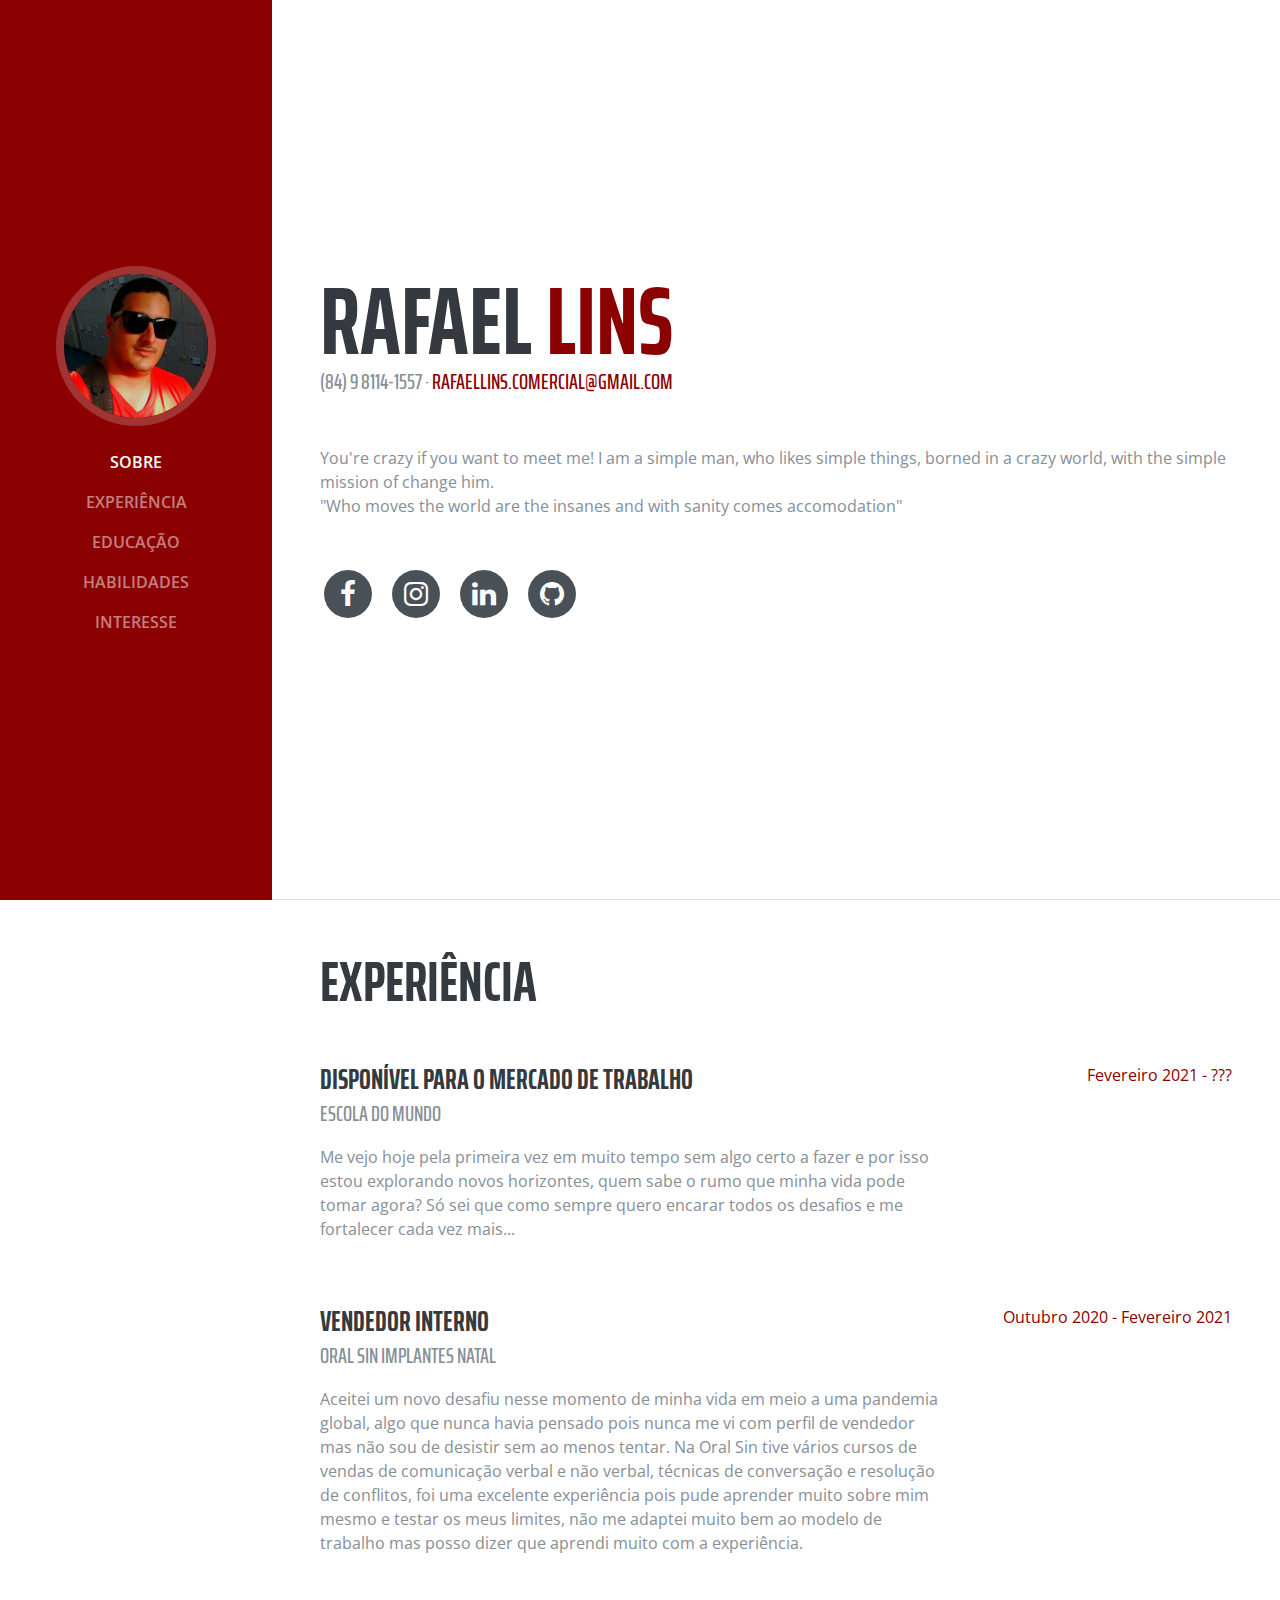
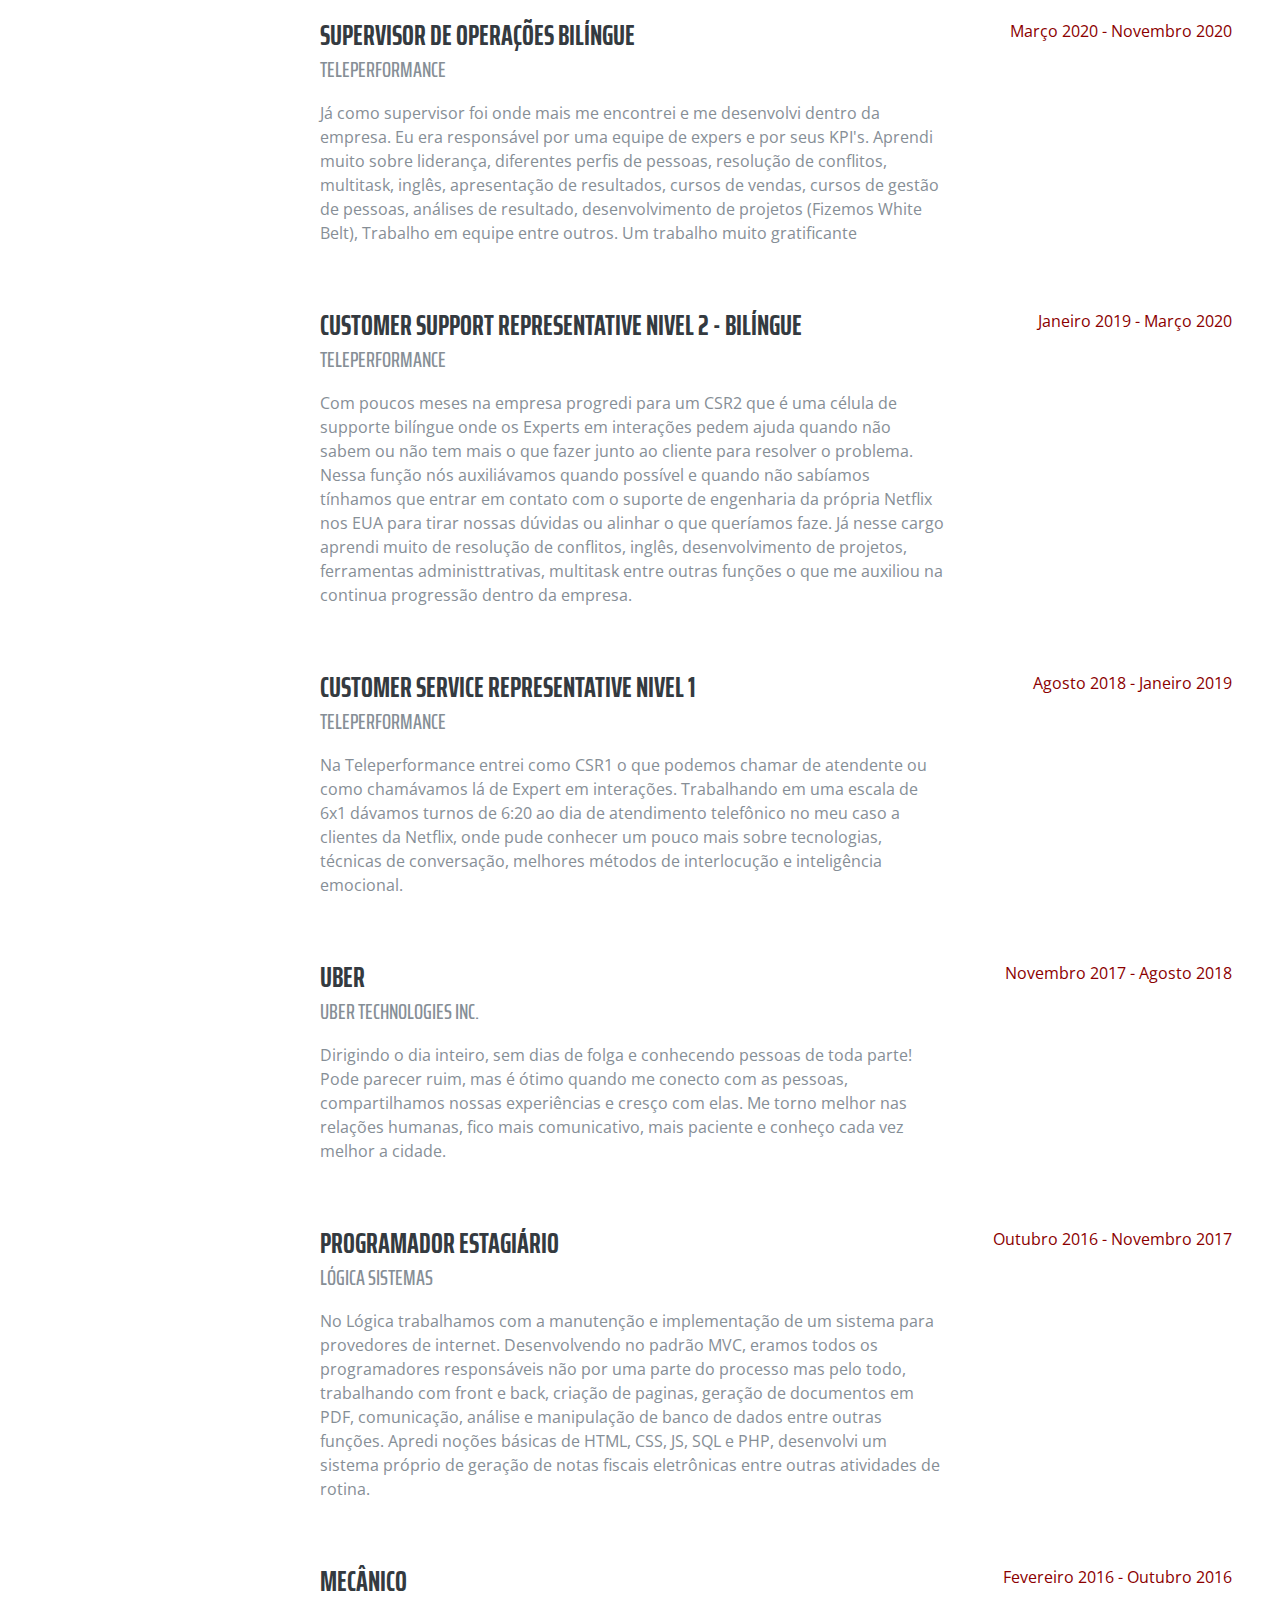
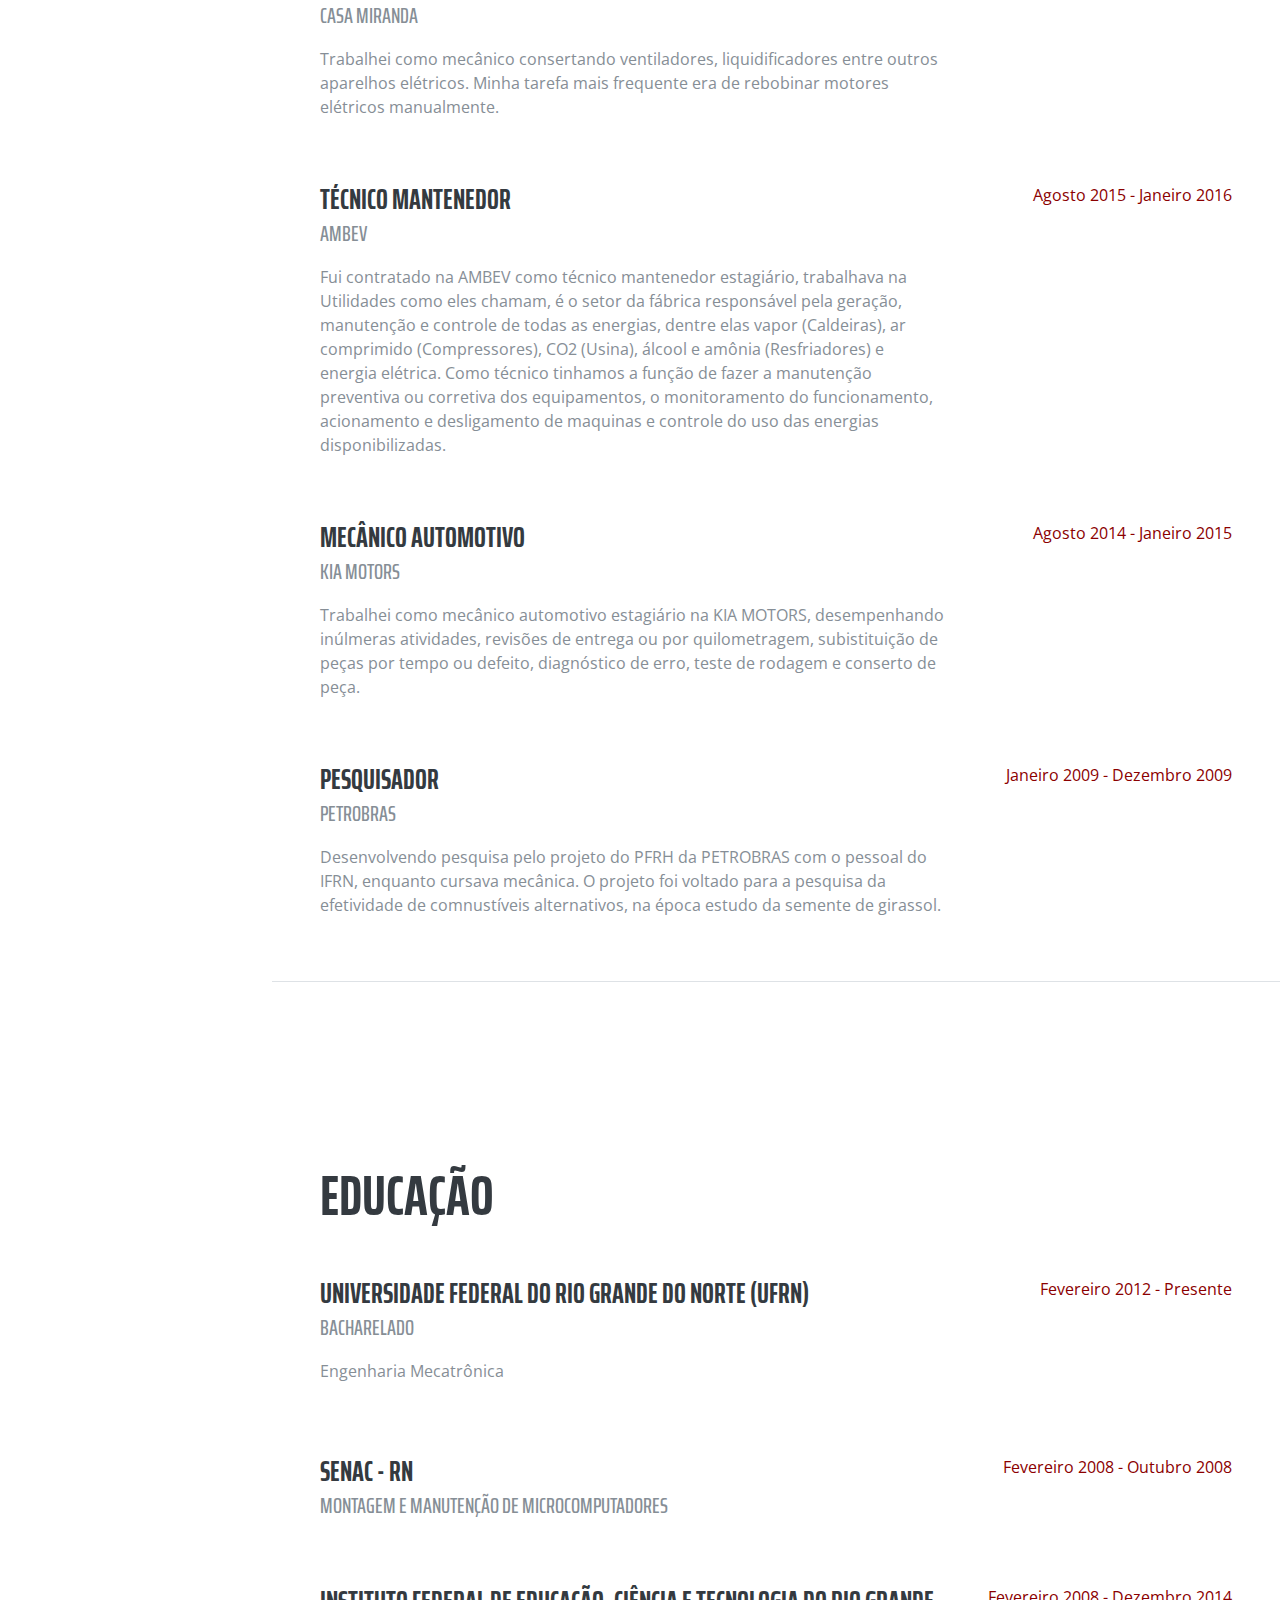
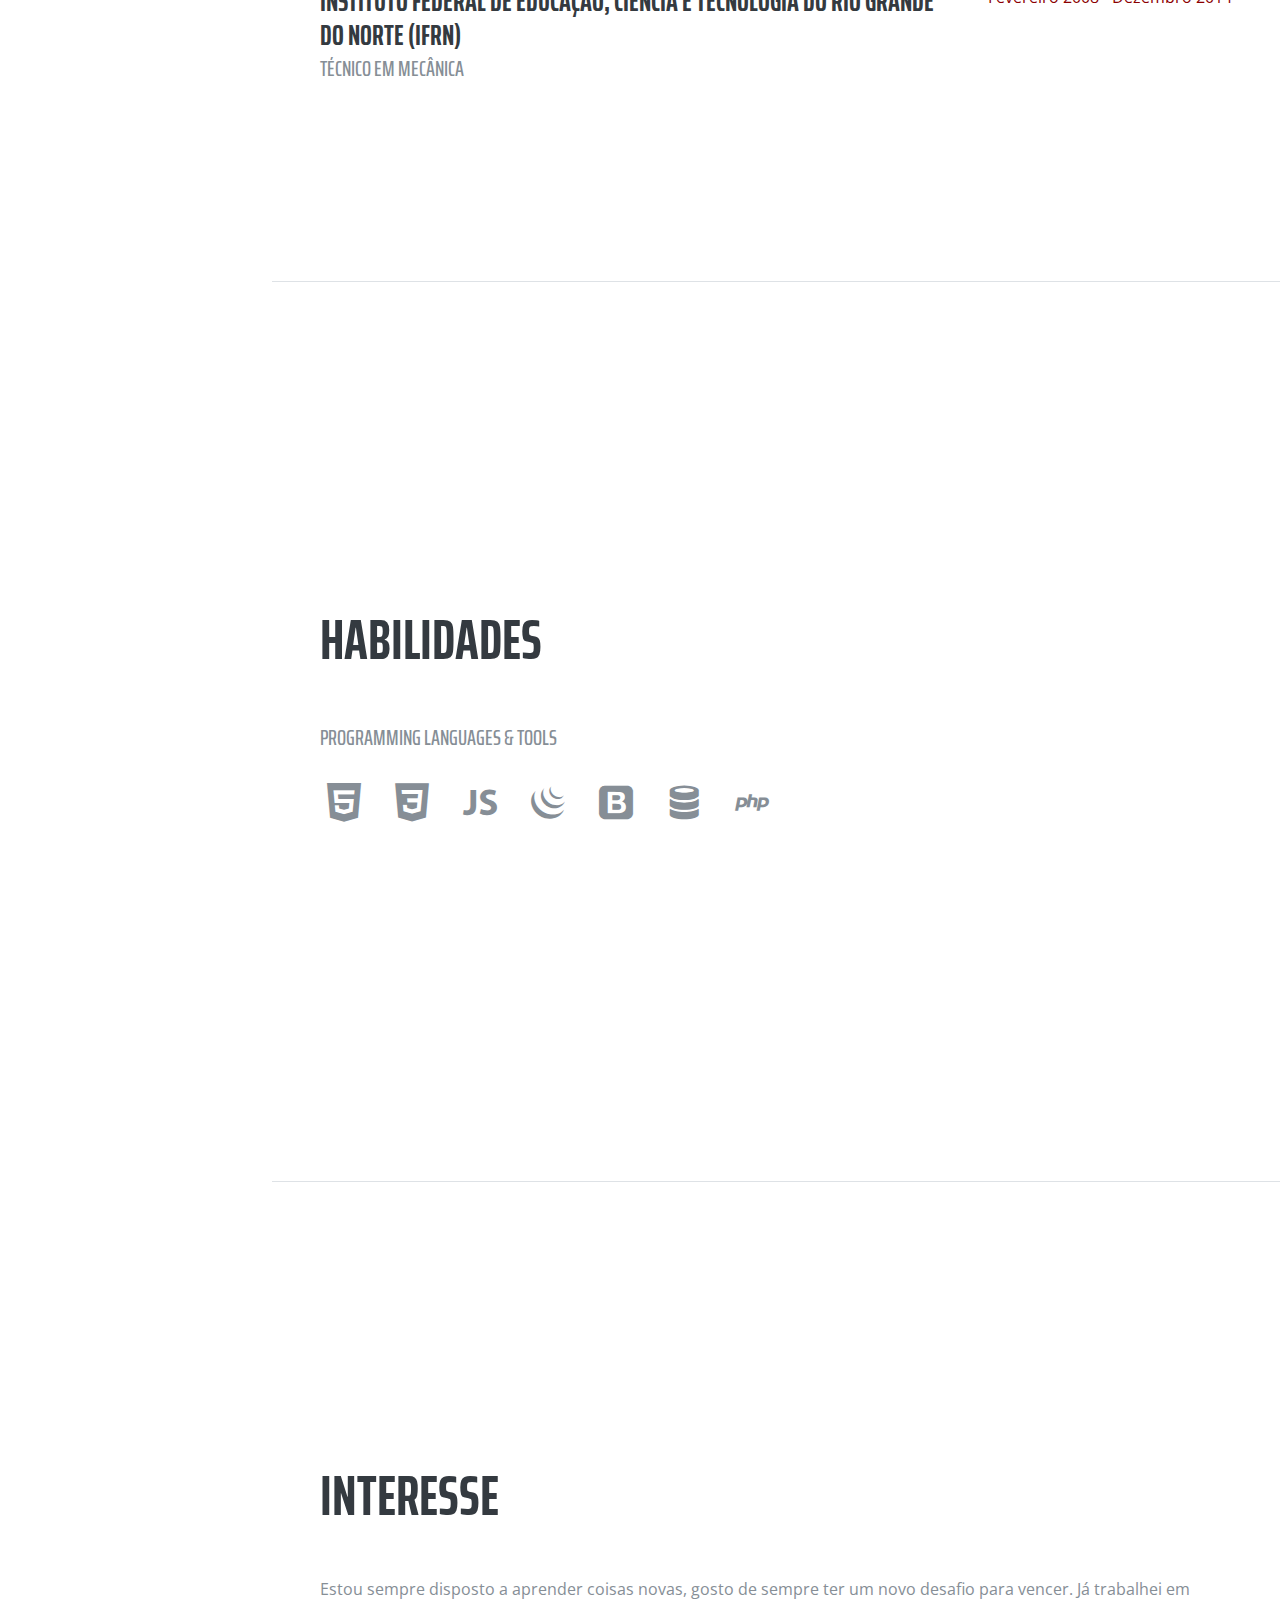
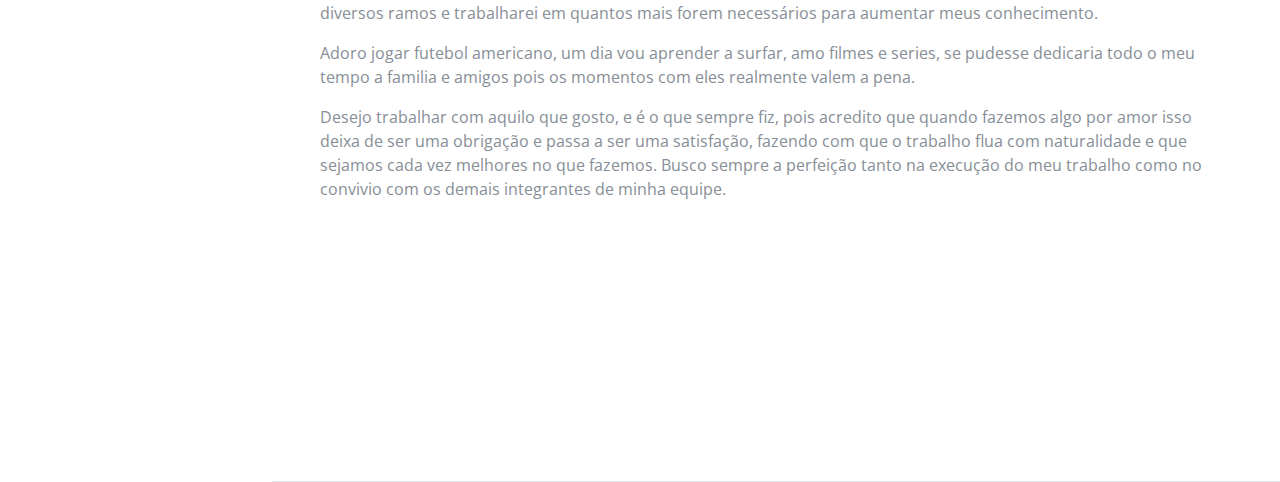
<file: index.html>
<!DOCTYPE html>
<html lang="en">

  <head>

    <meta charset="utf-8">
    <meta name="viewport" content="width=device-width, initial-scale=1, shrink-to-fit=no">
    <meta name="author" content="Rafael Lins Bezerra">

    <title>Rafael Lins - Personal Page</title>

    <!-- Bootstrap core CSS -->
    <link href="vendor/bootstrap/css/bootstrap.min.css" rel="stylesheet">

    <!-- Custom fonts for this template -->
    <link href="https://fonts.googleapis.com/css?family=Saira+Extra+Condensed:100,200,300,400,500,600,700,800,900" rel="stylesheet">
    <link href="https://fonts.googleapis.com/css?family=Open+Sans:300,300i,400,400i,600,600i,700,700i,800,800i" rel="stylesheet">
    <link href="vendor/font-awesome/css/font-awesome.min.css" rel="stylesheet">
    <link href="vendor/devicons/css/devicons.min.css" rel="stylesheet">
    <link href="vendor/simple-line-icons/css/simple-line-icons.css" rel="stylesheet">

    <!-- Custom styles for this template -->
    <link href="css/resume.min.css" rel="stylesheet">

  </head>

  <body id="page-top">

    <nav class="navbar navbar-expand-lg navbar-dark bg-primary fixed-top" id="sideNav">
      <a class="navbar-brand js-scroll-trigger" href="#page-top">
        <!-- <span class="d-block d-lg-none">Rafael Lins</span> Text to show in the small width -->
        <span class="d-none d-lg-block">
          <img class="img-fluid img-profile rounded-circle mx-auto mb-2" src="img/foto.jpg" alt="">
        </span>
      </a>
      <button class="navbar-toggler" type="button" data-toggle="collapse" data-target="#navbarSupportedContent" aria-controls="navbarSupportedContent" aria-expanded="false" aria-label="Toggle navigation">
        <span class="navbar-toggler-icon"></span>
      </button>
      <div class="collapse navbar-collapse" id="navbarSupportedContent">
        <ul class="navbar-nav">
          <li class="nav-item">
            <a class="nav-link js-scroll-trigger" href="#about">Sobre</a>
          </li>
          <li class="nav-item">
            <a class="nav-link js-scroll-trigger" href="#experience">Experiência</a>
          </li>
          <li class="nav-item">
            <a class="nav-link js-scroll-trigger" href="#education">Educação</a>
          </li>
          <li class="nav-item">
            <a class="nav-link js-scroll-trigger" href="#skills">Habilidades</a>
          </li>
          <li class="nav-item">
            <a class="nav-link js-scroll-trigger" href="#interests">Interesse</a>
          </li>
          <!-- <li class="nav-item">
            <a class="nav-link js-scroll-trigger" href="#awards">Links</a>
          </li> -->
        </ul>
      </div>
    </nav>

    <div class="container-fluid p-0">

      <section class="resume-section p-3 p-lg-5 d-flex d-column" id="about">
        <div class="my-auto">
          <h1 class="mb-0">Rafael 
            <span class="text-primary">Lins</span>
          </h1>
          <div class="subheading mb-5">(84) 9 8114-1557 ·
            <a href="mailto:rafaellins.comercial@gmail.com">rafaellins.comercial@gmail.com</a>
          </div>
          <p class="mb-5">You're crazy if you want to meet me! I am a simple man, who likes simple things, borned in a crazy world, with the simple mission of change him. <br>"Who moves the world are the insanes and with sanity comes accomodation" </p>
          <ul class="list-inline list-social-icons mb-0">
            <li class="list-inline-item">
              <a href="https://www.facebook.com/rafael.linsbezerra">
                <span class="fa-stack fa-lg">
                  <i class="fa fa-circle fa-stack-2x"></i>
                  <i class="fa fa-facebook fa-stack-1x fa-inverse"></i>
                </span>
              </a>
            </li>
            <li class="list-inline-item">
              <a href="https://www.instagram.com/rafaellinsbezerra/?hl=pt-br">
                <span class="fa-stack fa-lg">
                  <i class="fa fa-circle fa-stack-2x"></i>
                  <i class="fa fa-instagram fa-stack-1x fa-inverse"></i>
                </span>
              </a>
            </li>
            <!-- <li class="list-inline-item">
              <a href="https://twitter.com/Rafaellinsbezer">
                <span class="fa-stack fa-lg">
                  <i class="fa fa-circle fa-stack-2x"></i>
                  <i class="fa fa-twitter fa-stack-1x fa-inverse"></i>
                </span>
              </a>
            </li> -->
            <li class="list-inline-item">
              <a href="https://www.linkedin.com/in/rafael-bezerra-508338150/">
                <span class="fa-stack fa-lg">
                  <i class="fa fa-circle fa-stack-2x"></i>
                  <i class="fa fa-linkedin fa-stack-1x fa-inverse"></i>
                </span>
              </a>
            </li>
            <li class="list-inline-item">
              <a href="https://github.com/rafaellinsbezerra">
                <span class="fa-stack fa-lg">
                  <i class="fa fa-circle fa-stack-2x"></i>
                  <i class="fa fa-github fa-stack-1x fa-inverse"></i>
                </span>
              </a>
            </li>
          </ul>
        </div>
      </section>

      <section class="resume-section p-3 p-lg-5 d-flex flex-column" id="experience">
        <div class="my-auto">
          <h2 class="mb-5">Experiência</h2>
          
          <div class="resume-item d-flex flex-column flex-md-row mb-5">
            <div class="resume-content mr-auto">
              <h3 class="mb-0">Disponível para o mercado de trabalho</h3>
              <div class="subheading mb-3">Escola do Mundo</div>
              <p>Me vejo hoje pela primeira vez em muito tempo sem algo certo a fazer e por isso estou explorando novos horizontes, quem sabe o rumo que minha vida pode tomar agora? Só sei que como sempre quero encarar todos os desafios e me fortalecer cada vez mais...</p>
            </div>
            <div class="resume-date text-md-right">
              <span class="text-primary">Fevereiro 2021 - ???</span>
            </div>
          </div>
          
          <div class="resume-item d-flex flex-column flex-md-row mb-5">
            <div class="resume-content mr-auto">
              <h3 class="mb-0">Vendedor interno</h3>
              <div class="subheading mb-3">Oral Sin Implantes Natal</div>
              <p>Aceitei um novo desafiu nesse momento de minha vida em meio a uma pandemia global, algo que nunca havia pensado pois nunca me vi com perfil de vendedor mas não sou de desistir sem ao menos tentar. Na Oral Sin tive vários cursos de vendas de comunicação verbal e não verbal, técnicas de conversação e resolução de conflitos, foi uma excelente experiência pois pude aprender muito sobre mim mesmo e testar os meus limites, não me adaptei muito bem ao modelo de trabalho mas posso dizer que aprendi muito com a experiência.</p>
            </div>
            <div class="resume-date text-md-right">
              <span class="text-primary">Outubro 2020 - Fevereiro 2021</span>
            </div>
          </div>
          
          <div class="resume-item d-flex flex-column flex-md-row mb-5">
            <div class="resume-content mr-auto">
              <h3 class="mb-0">Supervisor de Operações Bilíngue</h3>
              <div class="subheading mb-3">Teleperformance</div>
              <p>Já como supervisor foi onde mais me encontrei e me desenvolvi dentro da empresa. Eu era responsável por uma equipe de expers e por seus KPI's. Aprendi muito sobre liderança, diferentes perfis de pessoas, resolução de conflitos, multitask, inglês, apresentação de resultados, cursos de vendas, cursos de gestão de pessoas, análises de resultado, desenvolvimento de projetos (Fizemos White Belt), Trabalho em equipe entre outros. Um trabalho muito gratificante</p>
            </div>
            <div class="resume-date text-md-right">
              <span class="text-primary">Março 2020 - Novembro 2020</span>
            </div>
          </div>
          
          <div class="resume-item d-flex flex-column flex-md-row mb-5">
            <div class="resume-content mr-auto">
              <h3 class="mb-0">Customer Support Representative nivel 2 - Bilíngue</h3>
              <div class="subheading mb-3">Teleperformance</div>
              <p>Com poucos meses na empresa progredi para um CSR2 que é uma célula de supporte bilíngue onde os Experts em interações pedem ajuda quando não sabem ou não tem mais o que fazer junto ao cliente para resolver o problema. Nessa função nós auxiliávamos quando possível e quando não sabíamos tínhamos que entrar em contato com o suporte de engenharia da própria Netflix nos EUA para tirar nossas dúvidas ou alinhar o que queríamos faze. Já nesse cargo aprendi muito de resolução de conflitos, inglês, desenvolvimento de projetos, ferramentas administtrativas, multitask entre outras funções o que me auxiliou na continua progressão dentro da empresa.</p>
            </div>
            <div class="resume-date text-md-right">
              <span class="text-primary">Janeiro 2019 - Março 2020</span>
            </div>
          </div>
          
          <div class="resume-item d-flex flex-column flex-md-row mb-5">
            <div class="resume-content mr-auto">
              <h3 class="mb-0">Customer Service Representative nivel 1</h3>
              <div class="subheading mb-3">Teleperformance</div>
              <p>Na Teleperformance entrei como CSR1 o que podemos chamar de atendente ou como chamávamos lá de Expert em interações. Trabalhando em uma escala de 6x1 dávamos turnos de 6:20 ao dia de atendimento telefônico no meu caso a clientes da Netflix, onde pude conhecer um pouco mais sobre tecnologias, técnicas de conversação, melhores métodos de interlocução e inteligência emocional.</p>
            </div>
            <div class="resume-date text-md-right">
              <span class="text-primary">Agosto 2018 - Janeiro 2019</span>
            </div>
          </div>
          
          <div class="resume-item d-flex flex-column flex-md-row mb-5">
            <div class="resume-content mr-auto">
              <h3 class="mb-0">Uber</h3>
              <div class="subheading mb-3">Uber Technologies Inc.</div>
              <p>Dirigindo o dia inteiro, sem dias de folga e conhecendo pessoas de toda parte! Pode parecer ruim, mas é ótimo quando me conecto com as pessoas, compartilhamos nossas experiências e cresço com elas. Me torno melhor nas relações humanas, fico mais comunicativo, mais paciente e conheço cada vez melhor a cidade.</p>
            </div>
            <div class="resume-date text-md-right">
              <span class="text-primary">Novembro 2017 - Agosto 2018</span>
            </div>
          </div>

          <div class="resume-item d-flex flex-column flex-md-row mb-5">
            <div class="resume-content mr-auto">
              <h3 class="mb-0">Programador Estagiário</h3>
              <div class="subheading mb-3">Lógica Sistemas</div>
              <p>No Lógica trabalhamos com a manutenção e implementação de um sistema para provedores de internet. Desenvolvendo no padrão MVC, eramos todos os programadores responsáveis não por uma parte do processo mas pelo todo, trabalhando com front e back, criação de paginas, geração de documentos em PDF, comunicação, análise e manipulação de banco de dados entre outras funções. Apredi noções básicas de HTML, CSS, JS, SQL e PHP, desenvolvi um sistema próprio de geração de notas fiscais eletrônicas entre outras atividades de rotina.</p>
            </div>
            <div class="resume-date text-md-right">
              <span class="text-primary">Outubro 2016 - Novembro 2017</span>
            </div>
          </div>

          <div class="resume-item d-flex flex-column flex-md-row mb-5">
            <div class="resume-content mr-auto">
              <h3 class="mb-0">Mecânico</h3>
              <div class="subheading mb-3">Casa Miranda</div>
              <p>Trabalhei como mecânico consertando ventiladores, liquidificadores entre outros aparelhos elétricos. Minha tarefa mais frequente era de rebobinar motores elétricos manualmente.</p>
            </div>
            <div class="resume-date text-md-right">
              <span class="text-primary">Fevereiro 2016 - Outubro 2016</span>
            </div>
          </div>
          
          <div class="resume-item d-flex flex-column flex-md-row mb-5">
            <div class="resume-content mr-auto">
              <h3 class="mb-0">Técnico Mantenedor</h3>
              <div class="subheading mb-3">AMBEV</div>
              <p>Fui contratado na AMBEV como técnico mantenedor estagiário, trabalhava na Utilidades como eles chamam, é o setor da fábrica responsável pela geração, manutenção e controle de todas as energias, dentre elas vapor (Caldeiras), ar comprimido (Compressores), CO2 (Usina), álcool e amônia (Resfriadores) e energia elétrica. Como técnico tinhamos a função de fazer a manutenção preventiva ou corretiva dos equipamentos, o monitoramento do funcionamento, acionamento e desligamento de maquinas e controle do uso das energias disponibilizadas.</p>
            </div>
            <div class="resume-date text-md-right">
              <span class="text-primary">Agosto 2015 - Janeiro 2016</span>
            </div>
          </div>
          
          <div class="resume-item d-flex flex-column flex-md-row mb-5">
            <div class="resume-content mr-auto">
              <h3 class="mb-0">Mecânico Automotivo</h3>
              <div class="subheading mb-3">KIA MOTORS</div>
              <p>Trabalhei como mecânico automotivo estagiário na KIA MOTORS, desempenhando inúlmeras atividades, revisões de entrega ou por quilometragem, subistituição de peças por tempo ou defeito, diagnóstico de erro, teste de rodagem e conserto de peça.</p>
            </div>
            <div class="resume-date text-md-right">
              <span class="text-primary">Agosto 2014 - Janeiro 2015</span>
            </div>
          </div>

          <div class="resume-item d-flex flex-column flex-md-row">
            <div class="resume-content mr-auto">
              <h3 class="mb-0">Pesquisador</h3>
              <div class="subheading mb-3">PETROBRAS</div>
              <p>Desenvolvendo pesquisa pelo projeto do PFRH da PETROBRAS com o pessoal do IFRN, enquanto cursava mecânica. O projeto foi voltado para a pesquisa da efetividade de comnustíveis alternativos, na época estudo da semente de girassol.</p>
            </div>
            <div class="resume-date text-md-right">
              <span class="text-primary">Janeiro 2009 - Dezembro 2009</span>
            </div>
          </div>

        </div>

      </section>

      <section class="resume-section p-3 p-lg-5 d-flex flex-column" id="education">
        <div class="my-auto">
          <h2 class="mb-5">Educação</h2>

          <div class="resume-item d-flex flex-column flex-md-row mb-5">
            <div class="resume-content mr-auto">
              <h3 class="mb-0">Universidade Federal do Rio Grande do Norte (UFRN)</h3>
              <div class="subheading mb-3">Bacharelado</div>
              <div>Engenharia Mecatrônica</div>
              <br><!-- <p>GPA: 3.23</p> Media no curso-->
            </div>
            <div class="resume-date text-md-right">
              <span class="text-primary">Fevereiro 2012 - Presente</span>
            </div>
          </div>
          
          <div class="resume-item d-flex flex-column flex-md-row mb-5">
            <div class="resume-content mr-auto">
              <h3 class="mb-0">SENAC - RN</h3>
              <div class="subheading mb-3">Montagem e manutenção de microcomputadores</div>
              <!-- <p>GPA: 3.23</p> Media no curso-->
            </div>
            <div class="resume-date text-md-right">
              <span class="text-primary">Fevereiro 2008 - Outubro 2008</span>
            </div>
          </div>

          <div class="resume-item d-flex flex-column flex-md-row">
            <div class="resume-content mr-auto">
              <h3 class="mb-0">Instituto Federal de Educação, Ciência e Tecnologia do Rio Grande do Norte (IFRN)</h3>
              <div class="subheading mb-3">Técnico em Mecânica</div>
              <!-- <p>GPA: 3.23</p> Media no curso-->
            </div>
            <div class="resume-date text-md-right">
              <span class="text-primary">Fevereiro 2008 - Dezembro 2014</span>
            </div>
          </div>

        </div>
      </section>

      <section class="resume-section p-3 p-lg-5 d-flex flex-column" id="skills">
        <div class="my-auto">
          <h2 class="mb-5">Habilidades</h2>

          <div class="subheading mb-3">Programming Languages &amp; Tools</div>
          <ul class="list-inline list-icons">
            <li class="list-inline-item">
              <i class="devicons devicons-html5"></i>
            </li>
            <li class="list-inline-item">
              <i class="devicons devicons-css3"></i>
            </li>
            <li class="list-inline-item">
              <i class="devicons devicons-javascript"></i>
            </li>
            <li class="list-inline-item">
              <i class="devicons devicons-jquery"></i>
            </li>
            <li class="list-inline-item">
              <i class="devicons devicons-bootstrap"></i>
            </li>
            <li class="list-inline-item">
              <i class="devicons devicons-database"></i>
            </li>
            <li class="list-inline-item">
              <i class="devicons devicons-php"></i>
            </li>
          </ul>

          <!-- <div class="subheading mb-3">Workflow</div>
          <ul class="fa-ul mb-0">
            <li>
              <i class="fa-li fa fa-check"></i>
              Mobile-First, Responsive Design</li>
            <li>
              <i class="fa-li fa fa-check"></i>
              Cross Browser Testing &amp; Debugging</li>
            <li>
              <i class="fa-li fa fa-check"></i>
              Cross Functional Teams</li>
            <li>
              <i class="fa-li fa fa-check"></i>
              Agile Development &amp; Scrum</li>
          </ul> -->
        </div>
      </section>

      <section class="resume-section p-3 p-lg-5 d-flex flex-column" id="interests">
        <div class="my-auto">
          <h2 class="mb-5">Interesse</h2>
          <p>Estou sempre disposto a aprender coisas novas, gosto de sempre ter um novo desafio para vencer. Já trabalhei em diversos ramos e trabalharei em quantos mais forem necessários para aumentar meus conhecimento.</p>
          <p>Adoro jogar futebol americano, um dia vou aprender a surfar, amo filmes e series, se pudesse dedicaria todo o meu tempo a familia e amigos pois os momentos com eles realmente valem a pena.</p>
          <p class="mb-0">Desejo trabalhar com aquilo que gosto, e é o que sempre fiz, pois acredito que quando fazemos algo por amor isso deixa de ser uma obrigação e passa a ser uma satisfação, fazendo com que o trabalho flua com naturalidade e que sejamos cada vez melhores no que fazemos. Busco sempre a perfeição tanto na execução do meu trabalho como no convivio com os demais integrantes de minha equipe.</p>
        </div>
      </section>

      <!-- <section class="resume-section p-3 p-lg-5 d-flex flex-column" id="awards">
        <div class="my-auto">
          <h2 class="mb-5">Links</h2>
          <ul class="fa-ul mb-0">
            <li>
              <i class="fa-li fa fa-external-link text-warning"></i>
              <a href="site_comercial/index.html">Ingrid</a></li>
            <li>
              <i class="fa-li fa fa-external-link text-warning"></i>
              <a href="flixcoins/index.html">Flixcoins</a></li>
          </ul>
        </div>
      </section> -->

    </div>

    <!-- Bootstrap core JavaScript -->
    <script src="vendor/jquery/jquery.min.js"></script>
    <script src="vendor/bootstrap/js/bootstrap.bundle.min.js"></script>

    <!-- Plugin JavaScript -->
    <script src="vendor/jquery-easing/jquery.easing.min.js"></script>

    <!-- Custom scripts for this template -->
    <script src="js/resume.min.js"></script>

  </body>

</html>
</file>
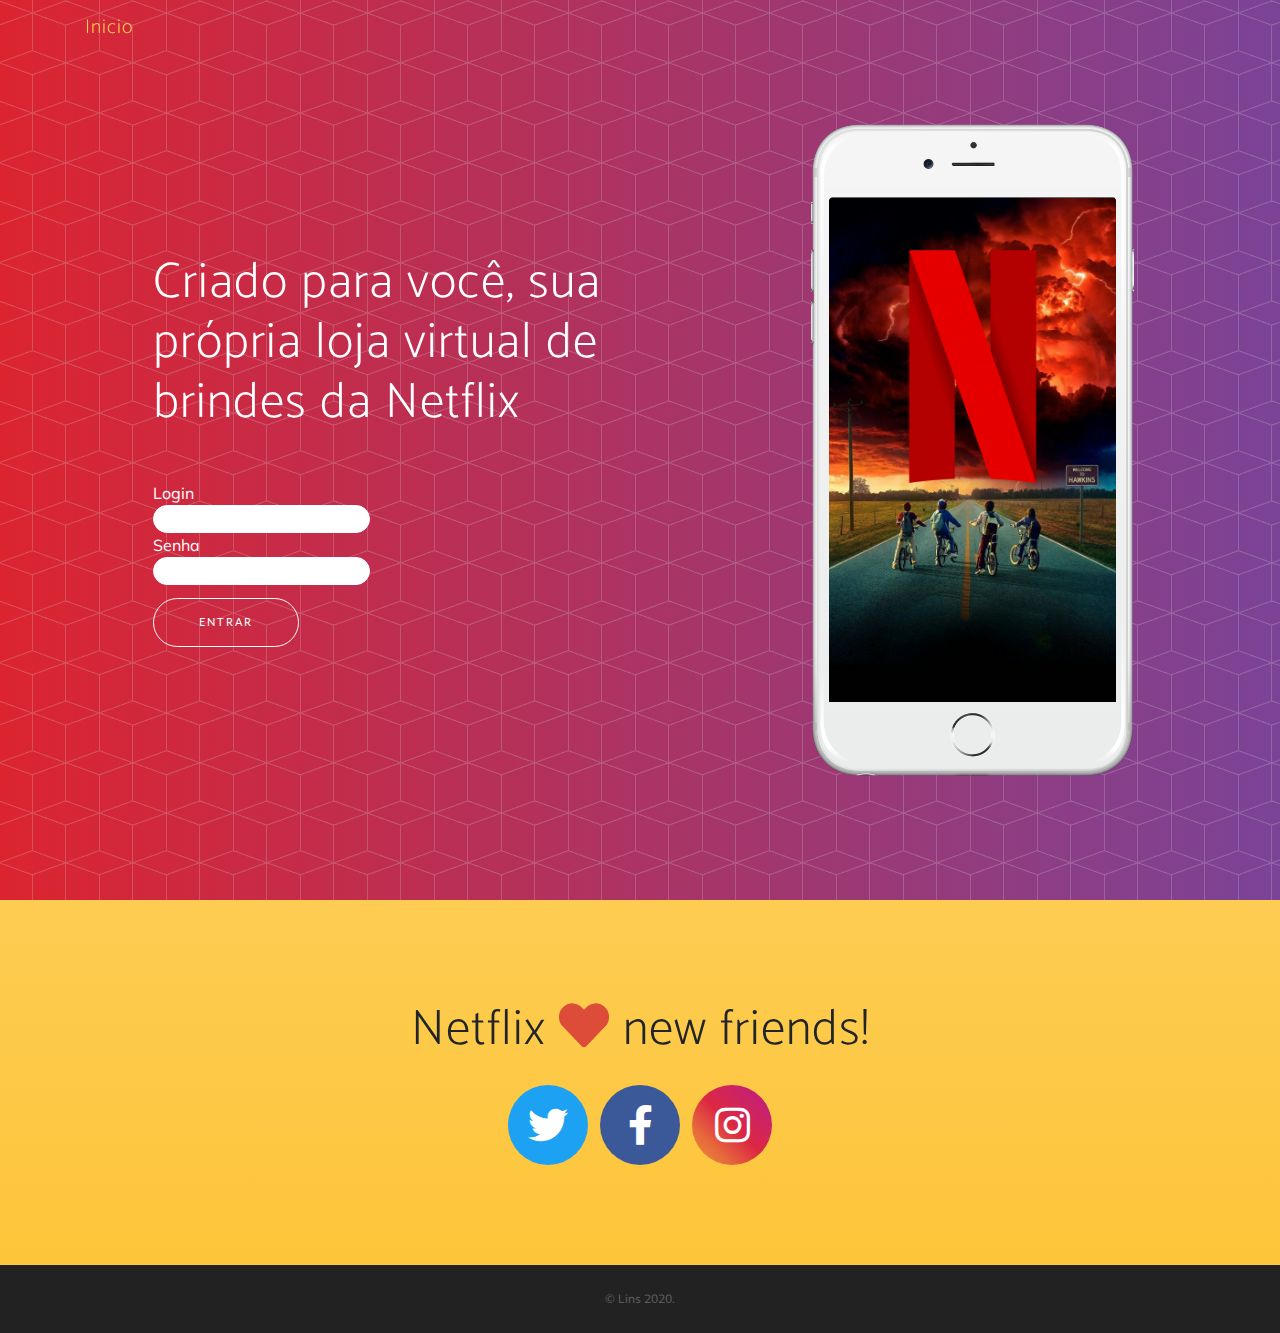
<file: flixcoins/index.html>
<!DOCTYPE html>
<html lang="en">

<head>

    <meta charset="utf-8">
    <meta name="viewport" content="width=device-width, initial-scale=1, shrink-to-fit=no">
    <meta name="description" content="Site destinado ao usa no produto Netflix na teleperformance para campanhas">
    <meta name="author" content="Rafael Lins Bezerra">

    <title>FlixCoins</title>

    <!-- Bootstrap core CSS -->
    <link href="vendor/bootstrap/css/bootstrap.min.css" rel="stylesheet">

    <!-- Custom fonts for this template -->
    <link href="vendor/fontawesome-free/css/all.min.css" rel="stylesheet">
    <link rel="stylesheet" href="vendor/simple-line-icons/css/simple-line-icons.css">
    <link href="https://fonts.googleapis.com/css?family=Lato" rel="stylesheet">
    <link href="https://fonts.googleapis.com/css?family=Catamaran:100,200,300,400,500,600,700,800,900" rel="stylesheet">
    <link href="https://fonts.googleapis.com/css?family=Muli" rel="stylesheet">

    <!-- Plugin CSS -->
    <link rel="stylesheet" href="device-mockups/device-mockups.min.css">

    <!-- Custom styles for this template -->
    <link href="css/new-age.min.css" rel="stylesheet">

</head>

<body id="page-top">

    <!-- Navigation -->
    <nav class="navbar navbar-expand-lg navbar-light fixed-top" id="mainNav">
        <div class="container">
            <a class="navbar-brand js-scroll-trigger" href="#page-top">Inicio</a>
        </div>
    </nav>

    <header class="masthead">
        <div class="container h-100">
            <div class="row h-100">
                <div class="col-lg-7 my-auto">
                    <div class="header-content mx-auto">
                        <h1 class="mb-5">Criado para você, sua própria loja virtual de brindes da Netflix</h1>
                        <div>Login</div>
                        <input class="input input-outline" type="text">
                        <div>Senha</div>
                        <input class="input input-outline" type="password">
                        <div style="margin-top: 1vw"><a href="#download" class="btn btn-outline btn-xl js-scroll-trigger">Entrar</a></div>
                    </div>
                </div>
                <div class="col-lg-5 my-auto">
                    <div class="device-container">
                        <div class="device-mockup iphone6_plus portrait white">
                            <div class="device">
                                <div class="screen" id="tela_celular">
                                    <!-- Demo image for screen mockup, you can put an image here, some HTML, an animation, video, or anything else! -->
                                    <img src="img/demo-screen-1.png" class="img-fluid" alt="">
                                </div>
                                <div class="button" onclick="about_button()">
                                    <!-- You can hook the "home button" to some JavaScript events or just remove it -->
                                </div>
                            </div>
                        </div>
                    </div>
                </div>
            </div>
        </div>
    </header>

    <section class="contact bg-primary" id="contact">
        <div class="container">
            <h2>Netflix
                <i class="fas fa-heart"></i> new friends!</h2>
            <ul class="list-inline list-social">
                <li class="list-inline-item social-twitter">
                    <a target=”_blank” href="https://twitter.com/netflixbras">
                        <i class="fab fa-twitter"></i>
                    </a>
                </li>
                <li class="list-inline-item social-facebook">
                    <a target=”_blank” href="https://pt-br.facebook.com/netflixbrasil/">
                        <i class="fab fa-facebook-f"></i>
                    </a>
                </li>
                <li class="list-inline-item instagram">
                    <a target=”_blank” href="https://www.instagram.com/netflixbrasil/?hl=pt-br">
                        <i class="fab fa-instagram"></i>
                    </a>
                </li>
            </ul>
        </div>
    </section>

    <footer>
        <div class="container">
            <p>&copy; Lins 2020.</p>
            <ul class="list-inline">
            </ul>
        </div>
    </footer>

    <!-- Bootstrap core JavaScript -->
    <script src="vendor/jquery/jquery.min.js"></script>
    <script src="vendor/bootstrap/js/bootstrap.bundle.min.js"></script>

    <!-- Plugin JavaScript -->
    <script src="vendor/jquery-easing/jquery.easing.min.js"></script>

    <!-- Custom scripts for this template -->
    <script src="js/new-age.min.js"></script>

    <script>
        var a = 1;

        function about_button() {
            if ((a % 2) == 1) {
                document.getElementById("tela_celular").innerHTML = "<img src='img/teste.png' class='img-fluid' alt=''>";
            } else {
                document.getElementById("tela_celular").innerHTML = "<img src='img/demo-screen-1.png' class='img-fluid' alt=''>";
            }
            a = a + 1;
        }
    </script>

</body>

</html>
</file>
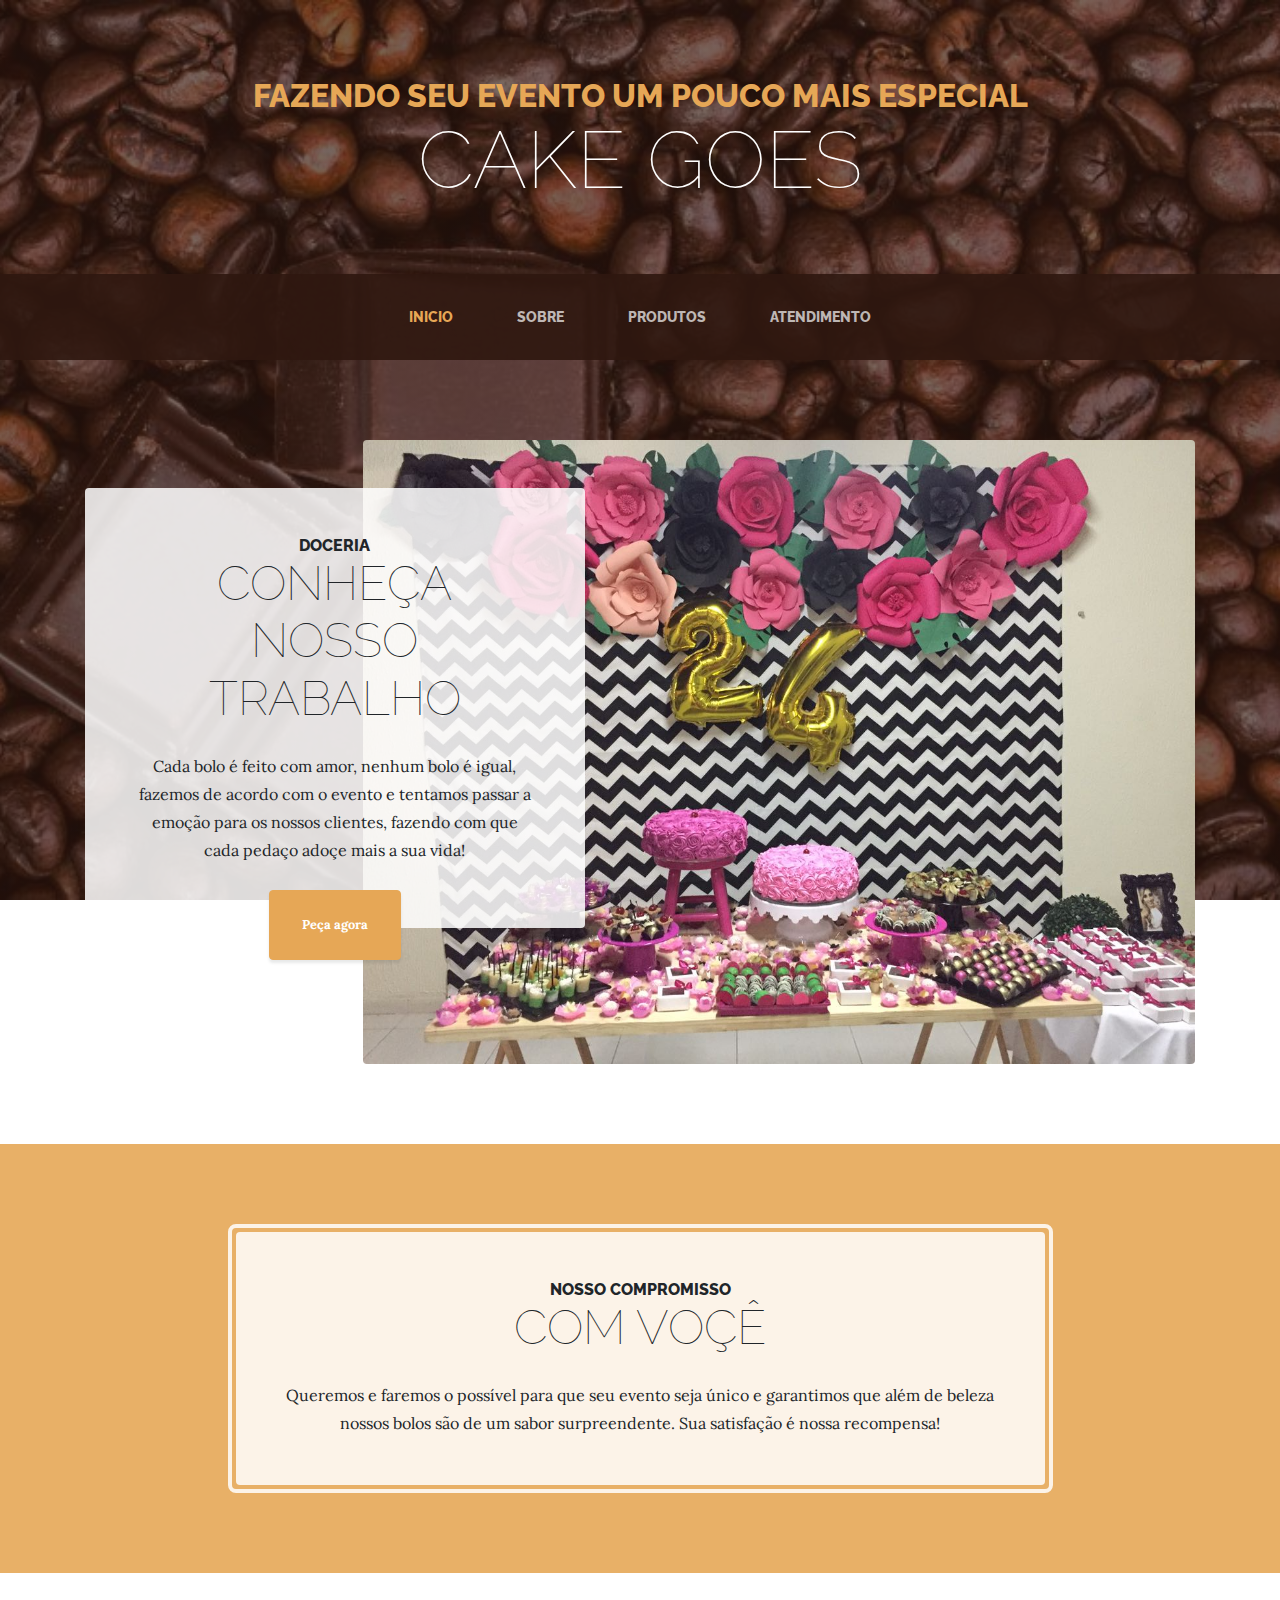
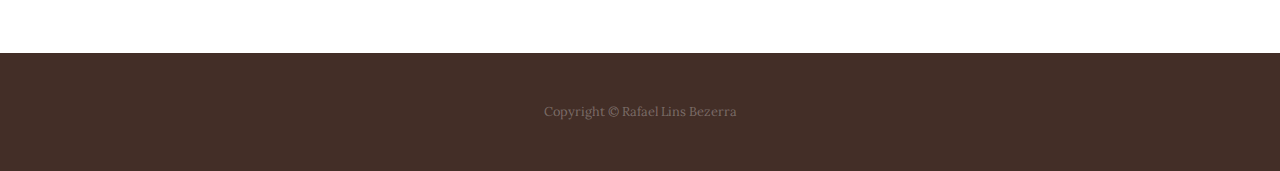
<file: site_comercial/index.html>
<!DOCTYPE html>
<html lang="en">

  <head>

    <meta charset="utf-8">
    <meta name="viewport" content="width=device-width, initial-scale=1, shrink-to-fit=no">
    <meta name="description" content="Site de venda de bolos">
    <meta name="author" content="Rafael Lins Bezerra">

    <title>Cake Goes</title>

    <!-- Bootstrap core CSS -->
    <link href="vendor/bootstrap/css/bootstrap.min.css" rel="stylesheet">

    <!-- Custom fonts for this template -->
    <link href="https://fonts.googleapis.com/css?family=Raleway:100,100i,200,200i,300,300i,400,400i,500,500i,600,600i,700,700i,800,800i,900,900i" rel="stylesheet">
    <link href="https://fonts.googleapis.com/css?family=Lora:400,400i,700,700i" rel="stylesheet">

    <!-- Custom styles for this template -->
    <link href="css/business-casual.min.css" rel="stylesheet">

  </head>

  <body>

    <h1 class="site-heading text-center text-white d-none d-lg-block">
      <span class="site-heading-upper text-primary mb-3">Fazendo seu evento um pouco mais especial</span>
      <span class="site-heading-lower">Cake Goes</span>
    </h1>

    <!-- Navigation -->
    <nav class="navbar navbar-expand-lg navbar-dark py-lg-4" id="mainNav">
      <div class="container">
        <a class="navbar-brand text-uppercase text-expanded font-weight-bold d-lg-none" href="#">Cake Goes</a>
        <button class="navbar-toggler" type="button" data-toggle="collapse" data-target="#navbarResponsive" aria-controls="navbarResponsive" aria-expanded="false" aria-label="Toggle navigation">
          <span class="navbar-toggler-icon"></span>
        </button>
        <div class="collapse navbar-collapse" id="navbarResponsive">
          <ul class="navbar-nav mx-auto">
            <li class="nav-item active px-lg-4">
              <a class="nav-link text-uppercase text-expanded" href="index.html">Inicio
                <span class="sr-only">(current)</span>
              </a>
            </li>
            <li class="nav-item px-lg-4">
              <a class="nav-link text-uppercase text-expanded" href="about.html">Sobre</a>
            </li>
            <li class="nav-item px-lg-4">
              <a class="nav-link text-uppercase text-expanded" href="products.html">Produtos</a>
            </li>
            <li class="nav-item px-lg-4">
              <a class="nav-link text-uppercase text-expanded" href="store.html">Atendimento</a>
            </li>
          </ul>
        </div>
      </div>
    </nav>

    <section class="page-section clearfix">
      <div class="container">
        <div class="intro">
          <img class="intro-img img-fluid mb-3 mb-lg-0 rounded" src="img/intro.jpeg" alt="">
          <div class="intro-text left-0 text-center bg-faded p-5 rounded">
            <h2 class="section-heading mb-4">
              <span class="section-heading-upper">Doceria</span>
              <span class="section-heading-lower">Conheça Nosso Trabalho</span>
            </h2>
            <p class="mb-3">Cada bolo é feito com amor, nenhum bolo é igual, fazemos de acordo com o evento e tentamos passar a emoção para os nossos clientes, fazendo com que cada pedaço adoçe mais a sua vida!
            </p>
            <div class="intro-button mx-auto">
              <a class="btn btn-primary btn-xl" href="#">Peça agora</a> <!-- Colocar forma de entrar em contato -->
            </div>
          </div>
        </div>
      </div>
    </section>

    <section class="page-section cta">
      <div class="container">
        <div class="row">
          <div class="col-xl-9 mx-auto">
            <div class="cta-inner text-center rounded">
              <h2 class="section-heading mb-4">
                <span class="section-heading-upper">Nosso Compromisso</span>
                <span class="section-heading-lower">Com Voçê</span>
              </h2>
              <p class="mb-0">Queremos e faremos o possível para que seu evento seja único e garantimos que além de beleza nossos bolos são de um sabor surpreendente. Sua satisfação é nossa recompensa!</p>
            </div>
          </div>
        </div>
      </div>
    </section>

    <footer class="footer text-faded text-center py-5">
      <div class="container">
        <p class="m-0 small">Copyright &copy; Rafael Lins Bezerra</p>
      </div>
    </footer>

    <!-- Bootstrap core JavaScript -->
    <script src="vendor/jquery/jquery.min.js"></script>
    <script src="vendor/bootstrap/js/bootstrap.bundle.min.js"></script>

  </body>

</html>
</file>
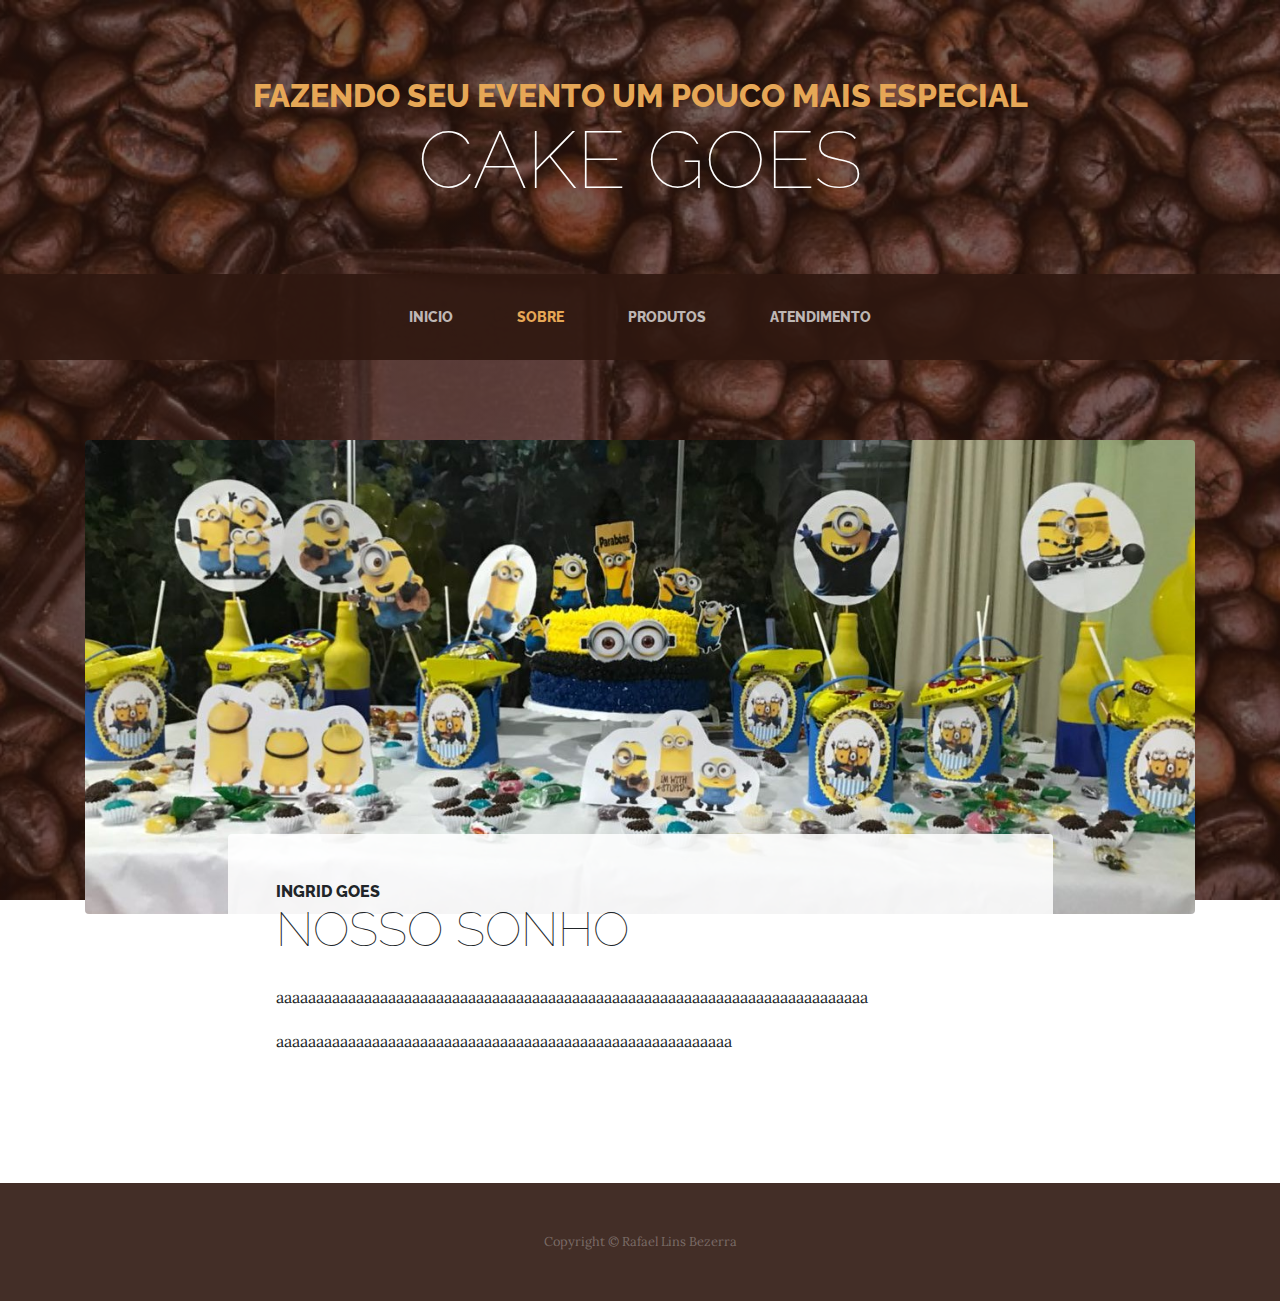
<file: site_comercial/about.html>
<!DOCTYPE html>
<html lang="en">

  <head>

    <meta charset="utf-8">
    <meta name="viewport" content="width=device-width, initial-scale=1, shrink-to-fit=no">
    <meta name="description" content="Site de venda de bolos">
    <meta name="author" content="Rafael Lins Bezerra">

    <title>Cake Goes</title>

    <!-- Bootstrap core CSS -->
    <link href="vendor/bootstrap/css/bootstrap.min.css" rel="stylesheet">

    <!-- Custom fonts for this template -->
    <link href="https://fonts.googleapis.com/css?family=Raleway:100,100i,200,200i,300,300i,400,400i,500,500i,600,600i,700,700i,800,800i,900,900i" rel="stylesheet">
    <link href="https://fonts.googleapis.com/css?family=Lora:400,400i,700,700i" rel="stylesheet">

    <!-- Custom styles for this template -->
    <link href="css/business-casual.min.css" rel="stylesheet">

  </head>

  <body>

    <h1 class="site-heading text-center text-white d-none d-lg-block">
      <span class="site-heading-upper text-primary mb-3">Fazendo seu evento um pouco mais especial</span>
      <span class="site-heading-lower">Cake Goes</span>
    </h1>

    <!-- Navigation -->
    <nav class="navbar navbar-expand-lg navbar-dark py-lg-4" id="mainNav">
      <div class="container">
        <a class="navbar-brand text-uppercase text-expanded font-weight-bold d-lg-none" href="#">Cake Goes</a>
        <button class="navbar-toggler" type="button" data-toggle="collapse" data-target="#navbarResponsive" aria-controls="navbarResponsive" aria-expanded="false" aria-label="Toggle navigation">
          <span class="navbar-toggler-icon"></span>
        </button>
        <div class="collapse navbar-collapse" id="navbarResponsive">
          <ul class="navbar-nav mx-auto">
            <li class="nav-item px-lg-4">
              <a class="nav-link text-uppercase text-expanded" href="index.html">Inicio
                <span class="sr-only">(current)</span>
              </a>
            </li>
            <li class="nav-item active px-lg-4">
              <a class="nav-link text-uppercase text-expanded" href="about.html">Sobre</a>
            </li>
            <li class="nav-item px-lg-4">
              <a class="nav-link text-uppercase text-expanded" href="products.html">Produtos</a>
            </li>
            <li class="nav-item px-lg-4">
              <a class="nav-link text-uppercase text-expanded" href="store.html">Atendimento</a>
            </li>
          </ul>
        </div>
      </div>
    </nav>

    <section class="page-section about-heading">
      <div class="container">
        <img class="img-fluid rounded about-heading-img mb-3 mb-lg-0" src="img/minions.jpg" alt="">
        <div class="about-heading-content">
          <div class="row">
            <div class="col-xl-9 col-lg-10 mx-auto">
              <div class="bg-faded rounded p-5">
                <h2 class="section-heading mb-4">
                  <span class="section-heading-upper">Ingrid Goes</span>
                  <span class="section-heading-lower">Nosso Sonho</span>
                </h2>
                <p>aaaaaaaaaaaaaaaaaaaaaaaaaaaaaaaaaaaaaaaaaaaaaaaaaaaaaaaaaaaaaaaaaaaaaaaaaa</p>
                <p class="mb-0">aaaaaaaaaaaaaaaaaaaaaaaaaaaaaaaaaaaaaaaaaaaaaaaaaaaaaaaaa</p>
              </div>
            </div>
          </div>
        </div>
      </div>
    </section>

    <footer class="footer text-faded text-center py-5">
      <div class="container">
        <p class="m-0 small">Copyright &copy; Rafael Lins Bezerra</p>
      </div>
    </footer>

    <!-- Bootstrap core JavaScript -->
    <script src="vendor/jquery/jquery.min.js"></script>
    <script src="vendor/bootstrap/js/bootstrap.bundle.min.js"></script>

  </body>

</html>
</file>
<file: vendor/simple-line-icons/css/simple-line-icons.css>
@font-face {
  font-family: 'simple-line-icons';
  src: url('../fonts/Simple-Line-Icons.eot?v=2.4.0');
  src: url('../fonts/Simple-Line-Icons.eot?v=2.4.0#iefix') format('embedded-opentype'), url('../fonts/Simple-Line-Icons.woff2?v=2.4.0') format('woff2'), url('../fonts/Simple-Line-Icons.ttf?v=2.4.0') format('truetype'), url('../fonts/Simple-Line-Icons.woff?v=2.4.0') format('woff'), url('../fonts/Simple-Line-Icons.svg?v=2.4.0#simple-line-icons') format('svg');
  font-weight: normal;
  font-style: normal;
}
/*
 Use the following CSS code if you want to have a class per icon.
 Instead of a list of all class selectors, you can use the generic [class*="icon-"] selector, but it's slower:
*/
.icon-user,
.icon-people,
.icon-user-female,
.icon-user-follow,
.icon-user-following,
.icon-user-unfollow,
.icon-login,
.icon-logout,
.icon-emotsmile,
.icon-phone,
.icon-call-end,
.icon-call-in,
.icon-call-out,
.icon-map,
.icon-location-pin,
.icon-direction,
.icon-directions,
.icon-compass,
.icon-layers,
.icon-menu,
.icon-list,
.icon-options-vertical,
.icon-options,
.icon-arrow-down,
.icon-arrow-left,
.icon-arrow-right,
.icon-arrow-up,
.icon-arrow-up-circle,
.icon-arrow-left-circle,
.icon-arrow-right-circle,
.icon-arrow-down-circle,
.icon-check,
.icon-clock,
.icon-plus,
.icon-minus,
.icon-close,
.icon-event,
.icon-exclamation,
.icon-organization,
.icon-trophy,
.icon-screen-smartphone,
.icon-screen-desktop,
.icon-plane,
.icon-notebook,
.icon-mustache,
.icon-mouse,
.icon-magnet,
.icon-energy,
.icon-disc,
.icon-cursor,
.icon-cursor-move,
.icon-crop,
.icon-chemistry,
.icon-speedometer,
.icon-shield,
.icon-screen-tablet,
.icon-magic-wand,
.icon-hourglass,
.icon-graduation,
.icon-ghost,
.icon-game-controller,
.icon-fire,
.icon-eyeglass,
.icon-envelope-open,
.icon-envelope-letter,
.icon-bell,
.icon-badge,
.icon-anchor,
.icon-wallet,
.icon-vector,
.icon-speech,
.icon-puzzle,
.icon-printer,
.icon-present,
.icon-playlist,
.icon-pin,
.icon-picture,
.icon-handbag,
.icon-globe-alt,
.icon-globe,
.icon-folder-alt,
.icon-folder,
.icon-film,
.icon-feed,
.icon-drop,
.icon-drawer,
.icon-docs,
.icon-doc,
.icon-diamond,
.icon-cup,
.icon-calculator,
.icon-bubbles,
.icon-briefcase,
.icon-book-open,
.icon-basket-loaded,
.icon-basket,
.icon-bag,
.icon-action-undo,
.icon-action-redo,
.icon-wrench,
.icon-umbrella,
.icon-trash,
.icon-tag,
.icon-support,
.icon-frame,
.icon-size-fullscreen,
.icon-size-actual,
.icon-shuffle,
.icon-share-alt,
.icon-share,
.icon-rocket,
.icon-question,
.icon-pie-chart,
.icon-pencil,
.icon-note,
.icon-loop,
.icon-home,
.icon-grid,
.icon-graph,
.icon-microphone,
.icon-music-tone-alt,
.icon-music-tone,
.icon-earphones-alt,
.icon-earphones,
.icon-equalizer,
.icon-like,
.icon-dislike,
.icon-control-start,
.icon-control-rewind,
.icon-control-play,
.icon-control-pause,
.icon-control-forward,
.icon-control-end,
.icon-volume-1,
.icon-volume-2,
.icon-volume-off,
.icon-calendar,
.icon-bulb,
.icon-chart,
.icon-ban,
.icon-bubble,
.icon-camrecorder,
.icon-camera,
.icon-cloud-download,
.icon-cloud-upload,
.icon-envelope,
.icon-eye,
.icon-flag,
.icon-heart,
.icon-info,
.icon-key,
.icon-link,
.icon-lock,
.icon-lock-open,
.icon-magnifier,
.icon-magnifier-add,
.icon-magnifier-remove,
.icon-paper-clip,
.icon-paper-plane,
.icon-power,
.icon-refresh,
.icon-reload,
.icon-settings,
.icon-star,
.icon-symbol-female,
.icon-symbol-male,
.icon-target,
.icon-credit-card,
.icon-paypal,
.icon-social-tumblr,
.icon-social-twitter,
.icon-social-facebook,
.icon-social-instagram,
.icon-social-linkedin,
.icon-social-pinterest,
.icon-social-github,
.icon-social-google,
.icon-social-reddit,
.icon-social-skype,
.icon-social-dribbble,
.icon-social-behance,
.icon-social-foursqare,
.icon-social-soundcloud,
.icon-social-spotify,
.icon-social-stumbleupon,
.icon-social-youtube,
.icon-social-dropbox,
.icon-social-vkontakte,
.icon-social-steam {
  font-family: 'simple-line-icons';
  speak: none;
  font-style: normal;
  font-weight: normal;
  font-variant: normal;
  text-transform: none;
  line-height: 1;
  /* Better Font Rendering =========== */
  -webkit-font-smoothing: antialiased;
  -moz-osx-font-smoothing: grayscale;
}
.icon-user:before {
  content: "\e005";
}
.icon-people:before {
  content: "\e001";
}
.icon-user-female:before {
  content: "\e000";
}
.icon-user-follow:before {
  content: "\e002";
}
.icon-user-following:before {
  content: "\e003";
}
.icon-user-unfollow:before {
  content: "\e004";
}
.icon-login:before {
  content: "\e066";
}
.icon-logout:before {
  content: "\e065";
}
.icon-emotsmile:before {
  content: "\e021";
}
.icon-phone:before {
  content: "\e600";
}
.icon-call-end:before {
  content: "\e048";
}
.icon-call-in:before {
  content: "\e047";
}
.icon-call-out:before {
  content: "\e046";
}
.icon-map:before {
  content: "\e033";
}
.icon-location-pin:before {
  content: "\e096";
}
.icon-direction:before {
  content: "\e042";
}
.icon-directions:before {
  content: "\e041";
}
.icon-compass:before {
  content: "\e045";
}
.icon-layers:before {
  content: "\e034";
}
.icon-menu:before {
  content: "\e601";
}
.icon-list:before {
  content: "\e067";
}
.icon-options-vertical:before {
  content: "\e602";
}
.icon-options:before {
  content: "\e603";
}
.icon-arrow-down:before {
  content: "\e604";
}
.icon-arrow-left:before {
  content: "\e605";
}
.icon-arrow-right:before {
  content: "\e606";
}
.icon-arrow-up:before {
  content: "\e607";
}
.icon-arrow-up-circle:before {
  content: "\e078";
}
.icon-arrow-left-circle:before {
  content: "\e07a";
}
.icon-arrow-right-circle:before {
  content: "\e079";
}
.icon-arrow-down-circle:before {
  content: "\e07b";
}
.icon-check:before {
  content: "\e080";
}
.icon-clock:before {
  content: "\e081";
}
.icon-plus:before {
  content: "\e095";
}
.icon-minus:before {
  content: "\e615";
}
.icon-close:before {
  content: "\e082";
}
.icon-event:before {
  content: "\e619";
}
.icon-exclamation:before {
  content: "\e617";
}
.icon-organization:before {
  content: "\e616";
}
.icon-trophy:before {
  content: "\e006";
}
.icon-screen-smartphone:before {
  content: "\e010";
}
.icon-screen-desktop:before {
  content: "\e011";
}
.icon-plane:before {
  content: "\e012";
}
.icon-notebook:before {
  content: "\e013";
}
.icon-mustache:before {
  content: "\e014";
}
.icon-mouse:before {
  content: "\e015";
}
.icon-magnet:before {
  content: "\e016";
}
.icon-energy:before {
  content: "\e020";
}
.icon-disc:before {
  content: "\e022";
}
.icon-cursor:before {
  content: "\e06e";
}
.icon-cursor-move:before {
  content: "\e023";
}
.icon-crop:before {
  content: "\e024";
}
.icon-chemistry:before {
  content: "\e026";
}
.icon-speedometer:before {
  content: "\e007";
}
.icon-shield:before {
  content: "\e00e";
}
.icon-screen-tablet:before {
  content: "\e00f";
}
.icon-magic-wand:before {
  content: "\e017";
}
.icon-hourglass:before {
  content: "\e018";
}
.icon-graduation:before {
  content: "\e019";
}
.icon-ghost:before {
  content: "\e01a";
}
.icon-game-controller:before {
  content: "\e01b";
}
.icon-fire:before {
  content: "\e01c";
}
.icon-eyeglass:before {
  content: "\e01d";
}
.icon-envelope-open:before {
  content: "\e01e";
}
.icon-envelope-letter:before {
  content: "\e01f";
}
.icon-bell:before {
  content: "\e027";
}
.icon-badge:before {
  content: "\e028";
}
.icon-anchor:before {
  content: "\e029";
}
.icon-wallet:before {
  content: "\e02a";
}
.icon-vector:before {
  content: "\e02b";
}
.icon-speech:before {
  content: "\e02c";
}
.icon-puzzle:before {
  content: "\e02d";
}
.icon-printer:before {
  content: "\e02e";
}
.icon-present:before {
  content: "\e02f";
}
.icon-playlist:before {
  content: "\e030";
}
.icon-pin:before {
  content: "\e031";
}
.icon-picture:before {
  content: "\e032";
}
.icon-handbag:before {
  content: "\e035";
}
.icon-globe-alt:before {
  content: "\e036";
}
.icon-globe:before {
  content: "\e037";
}
.icon-folder-alt:before {
  content: "\e039";
}
.icon-folder:before {
  content: "\e089";
}
.icon-film:before {
  content: "\e03a";
}
.icon-feed:before {
  content: "\e03b";
}
.icon-drop:before {
  content: "\e03e";
}
.icon-drawer:before {
  content: "\e03f";
}
.icon-docs:before {
  content: "\e040";
}
.icon-doc:before {
  content: "\e085";
}
.icon-diamond:before {
  content: "\e043";
}
.icon-cup:before {
  content: "\e044";
}
.icon-calculator:before {
  content: "\e049";
}
.icon-bubbles:before {
  content: "\e04a";
}
.icon-briefcase:before {
  content: "\e04b";
}
.icon-book-open:before {
  content: "\e04c";
}
.icon-basket-loaded:before {
  content: "\e04d";
}
.icon-basket:before {
  content: "\e04e";
}
.icon-bag:before {
  content: "\e04f";
}
.icon-action-undo:before {
  content: "\e050";
}
.icon-action-redo:before {
  content: "\e051";
}
.icon-wrench:before {
  content: "\e052";
}
.icon-umbrella:before {
  content: "\e053";
}
.icon-trash:before {
  content: "\e054";
}
.icon-tag:before {
  content: "\e055";
}
.icon-support:before {
  content: "\e056";
}
.icon-frame:before {
  content: "\e038";
}
.icon-size-fullscreen:before {
  content: "\e057";
}
.icon-size-actual:before {
  content: "\e058";
}
.icon-shuffle:before {
  content: "\e059";
}
.icon-share-alt:before {
  content: "\e05a";
}
.icon-share:before {
  content: "\e05b";
}
.icon-rocket:before {
  content: "\e05c";
}
.icon-question:before {
  content: "\e05d";
}
.icon-pie-chart:before {
  content: "\e05e";
}
.icon-pencil:before {
  content: "\e05f";
}
.icon-note:before {
  content: "\e060";
}
.icon-loop:before {
  content: "\e064";
}
.icon-home:before {
  content: "\e069";
}
.icon-grid:before {
  content: "\e06a";
}
.icon-graph:before {
  content: "\e06b";
}
.icon-microphone:before {
  content: "\e063";
}
.icon-music-tone-alt:before {
  content: "\e061";
}
.icon-music-tone:before {
  content: "\e062";
}
.icon-earphones-alt:before {
  content: "\e03c";
}
.icon-earphones:before {
  content: "\e03d";
}
.icon-equalizer:before {
  content: "\e06c";
}
.icon-like:before {
  content: "\e068";
}
.icon-dislike:before {
  content: "\e06d";
}
.icon-control-start:before {
  content: "\e06f";
}
.icon-control-rewind:before {
  content: "\e070";
}
.icon-control-play:before {
  content: "\e071";
}
.icon-control-pause:before {
  content: "\e072";
}
.icon-control-forward:before {
  content: "\e073";
}
.icon-control-end:before {
  content: "\e074";
}
.icon-volume-1:before {
  content: "\e09f";
}
.icon-volume-2:before {
  content: "\e0a0";
}
.icon-volume-off:before {
  content: "\e0a1";
}
.icon-calendar:before {
  content: "\e075";
}
.icon-bulb:before {
  content: "\e076";
}
.icon-chart:before {
  content: "\e077";
}
.icon-ban:before {
  content: "\e07c";
}
.icon-bubble:before {
  content: "\e07d";
}
.icon-camrecorder:before {
  content: "\e07e";
}
.icon-camera:before {
  content: "\e07f";
}
.icon-cloud-download:before {
  content: "\e083";
}
.icon-cloud-upload:before {
  content: "\e084";
}
.icon-envelope:before {
  content: "\e086";
}
.icon-eye:before {
  content: "\e087";
}
.icon-flag:before {
  content: "\e088";
}
.icon-heart:before {
  content: "\e08a";
}
.icon-info:before {
  content: "\e08b";
}
.icon-key:before {
  content: "\e08c";
}
.icon-link:before {
  content: "\e08d";
}
.icon-lock:before {
  content: "\e08e";
}
.icon-lock-open:before {
  content: "\e08f";
}
.icon-magnifier:before {
  content: "\e090";
}
.icon-magnifier-add:before {
  content: "\e091";
}
.icon-magnifier-remove:before {
  content: "\e092";
}
.icon-paper-clip:before {
  content: "\e093";
}
.icon-paper-plane:before {
  content: "\e094";
}
.icon-power:before {
  content: "\e097";
}
.icon-refresh:before {
  content: "\e098";
}
.icon-reload:before {
  content: "\e099";
}
.icon-settings:before {
  content: "\e09a";
}
.icon-star:before {
  content: "\e09b";
}
.icon-symbol-female:before {
  content: "\e09c";
}
.icon-symbol-male:before {
  content: "\e09d";
}
.icon-target:before {
  content: "\e09e";
}
.icon-credit-card:before {
  content: "\e025";
}
.icon-paypal:before {
  content: "\e608";
}
.icon-social-tumblr:before {
  content: "\e00a";
}
.icon-social-twitter:before {
  content: "\e009";
}
.icon-social-facebook:before {
  content: "\e00b";
}
.icon-social-instagram:before {
  content: "\e609";
}
.icon-social-linkedin:before {
  content: "\e60a";
}
.icon-social-pinterest:before {
  content: "\e60b";
}
.icon-social-github:before {
  content: "\e60c";
}
.icon-social-google:before {
  content: "\e60d";
}
.icon-social-reddit:before {
  content: "\e60e";
}
.icon-social-skype:before {
  content: "\e60f";
}
.icon-social-dribbble:before {
  content: "\e00d";
}
.icon-social-behance:before {
  content: "\e610";
}
.icon-social-foursqare:before {
  content: "\e611";
}
.icon-social-soundcloud:before {
  content: "\e612";
}
.icon-social-spotify:before {
  content: "\e613";
}
.icon-social-stumbleupon:before {
  content: "\e614";
}
.icon-social-youtube:before {
  content: "\e008";
}
.icon-social-dropbox:before {
  content: "\e00c";
}
.icon-social-vkontakte:before {
  content: "\e618";
}
.icon-social-steam:before {
  content: "\e620";
}
</file>
<file: flixcoins/vendor/simple-line-icons/css/simple-line-icons.css>
@font-face {
  font-family: 'simple-line-icons';
  src: url('../fonts/Simple-Line-Icons.eot?v=2.4.0');
  src: url('../fonts/Simple-Line-Icons.eot?v=2.4.0#iefix') format('embedded-opentype'), url('../fonts/Simple-Line-Icons.woff2?v=2.4.0') format('woff2'), url('../fonts/Simple-Line-Icons.ttf?v=2.4.0') format('truetype'), url('../fonts/Simple-Line-Icons.woff?v=2.4.0') format('woff'), url('../fonts/Simple-Line-Icons.svg?v=2.4.0#simple-line-icons') format('svg');
  font-weight: normal;
  font-style: normal;
}
/*
 Use the following CSS code if you want to have a class per icon.
 Instead of a list of all class selectors, you can use the generic [class*="icon-"] selector, but it's slower:
*/
.icon-user,
.icon-people,
.icon-user-female,
.icon-user-follow,
.icon-user-following,
.icon-user-unfollow,
.icon-login,
.icon-logout,
.icon-emotsmile,
.icon-phone,
.icon-call-end,
.icon-call-in,
.icon-call-out,
.icon-map,
.icon-location-pin,
.icon-direction,
.icon-directions,
.icon-compass,
.icon-layers,
.icon-menu,
.icon-list,
.icon-options-vertical,
.icon-options,
.icon-arrow-down,
.icon-arrow-left,
.icon-arrow-right,
.icon-arrow-up,
.icon-arrow-up-circle,
.icon-arrow-left-circle,
.icon-arrow-right-circle,
.icon-arrow-down-circle,
.icon-check,
.icon-clock,
.icon-plus,
.icon-minus,
.icon-close,
.icon-event,
.icon-exclamation,
.icon-organization,
.icon-trophy,
.icon-screen-smartphone,
.icon-screen-desktop,
.icon-plane,
.icon-notebook,
.icon-mustache,
.icon-mouse,
.icon-magnet,
.icon-energy,
.icon-disc,
.icon-cursor,
.icon-cursor-move,
.icon-crop,
.icon-chemistry,
.icon-speedometer,
.icon-shield,
.icon-screen-tablet,
.icon-magic-wand,
.icon-hourglass,
.icon-graduation,
.icon-ghost,
.icon-game-controller,
.icon-fire,
.icon-eyeglass,
.icon-envelope-open,
.icon-envelope-letter,
.icon-bell,
.icon-badge,
.icon-anchor,
.icon-wallet,
.icon-vector,
.icon-speech,
.icon-puzzle,
.icon-printer,
.icon-present,
.icon-playlist,
.icon-pin,
.icon-picture,
.icon-handbag,
.icon-globe-alt,
.icon-globe,
.icon-folder-alt,
.icon-folder,
.icon-film,
.icon-feed,
.icon-drop,
.icon-drawer,
.icon-docs,
.icon-doc,
.icon-diamond,
.icon-cup,
.icon-calculator,
.icon-bubbles,
.icon-briefcase,
.icon-book-open,
.icon-basket-loaded,
.icon-basket,
.icon-bag,
.icon-action-undo,
.icon-action-redo,
.icon-wrench,
.icon-umbrella,
.icon-trash,
.icon-tag,
.icon-support,
.icon-frame,
.icon-size-fullscreen,
.icon-size-actual,
.icon-shuffle,
.icon-share-alt,
.icon-share,
.icon-rocket,
.icon-question,
.icon-pie-chart,
.icon-pencil,
.icon-note,
.icon-loop,
.icon-home,
.icon-grid,
.icon-graph,
.icon-microphone,
.icon-music-tone-alt,
.icon-music-tone,
.icon-earphones-alt,
.icon-earphones,
.icon-equalizer,
.icon-like,
.icon-dislike,
.icon-control-start,
.icon-control-rewind,
.icon-control-play,
.icon-control-pause,
.icon-control-forward,
.icon-control-end,
.icon-volume-1,
.icon-volume-2,
.icon-volume-off,
.icon-calendar,
.icon-bulb,
.icon-chart,
.icon-ban,
.icon-bubble,
.icon-camrecorder,
.icon-camera,
.icon-cloud-download,
.icon-cloud-upload,
.icon-envelope,
.icon-eye,
.icon-flag,
.icon-heart,
.icon-info,
.icon-key,
.icon-link,
.icon-lock,
.icon-lock-open,
.icon-magnifier,
.icon-magnifier-add,
.icon-magnifier-remove,
.icon-paper-clip,
.icon-paper-plane,
.icon-power,
.icon-refresh,
.icon-reload,
.icon-settings,
.icon-star,
.icon-symbol-female,
.icon-symbol-male,
.icon-target,
.icon-credit-card,
.icon-paypal,
.icon-social-tumblr,
.icon-social-twitter,
.icon-social-facebook,
.icon-social-instagram,
.icon-social-linkedin,
.icon-social-pinterest,
.icon-social-github,
.icon-social-google,
.icon-social-reddit,
.icon-social-skype,
.icon-social-dribbble,
.icon-social-behance,
.icon-social-foursqare,
.icon-social-soundcloud,
.icon-social-spotify,
.icon-social-stumbleupon,
.icon-social-youtube,
.icon-social-dropbox,
.icon-social-vkontakte,
.icon-social-steam {
  font-family: 'simple-line-icons';
  speak: none;
  font-style: normal;
  font-weight: normal;
  font-variant: normal;
  text-transform: none;
  line-height: 1;
  /* Better Font Rendering =========== */
  -webkit-font-smoothing: antialiased;
  -moz-osx-font-smoothing: grayscale;
}
.icon-user:before {
  content: "\e005";
}
.icon-people:before {
  content: "\e001";
}
.icon-user-female:before {
  content: "\e000";
}
.icon-user-follow:before {
  content: "\e002";
}
.icon-user-following:before {
  content: "\e003";
}
.icon-user-unfollow:before {
  content: "\e004";
}
.icon-login:before {
  content: "\e066";
}
.icon-logout:before {
  content: "\e065";
}
.icon-emotsmile:before {
  content: "\e021";
}
.icon-phone:before {
  content: "\e600";
}
.icon-call-end:before {
  content: "\e048";
}
.icon-call-in:before {
  content: "\e047";
}
.icon-call-out:before {
  content: "\e046";
}
.icon-map:before {
  content: "\e033";
}
.icon-location-pin:before {
  content: "\e096";
}
.icon-direction:before {
  content: "\e042";
}
.icon-directions:before {
  content: "\e041";
}
.icon-compass:before {
  content: "\e045";
}
.icon-layers:before {
  content: "\e034";
}
.icon-menu:before {
  content: "\e601";
}
.icon-list:before {
  content: "\e067";
}
.icon-options-vertical:before {
  content: "\e602";
}
.icon-options:before {
  content: "\e603";
}
.icon-arrow-down:before {
  content: "\e604";
}
.icon-arrow-left:before {
  content: "\e605";
}
.icon-arrow-right:before {
  content: "\e606";
}
.icon-arrow-up:before {
  content: "\e607";
}
.icon-arrow-up-circle:before {
  content: "\e078";
}
.icon-arrow-left-circle:before {
  content: "\e07a";
}
.icon-arrow-right-circle:before {
  content: "\e079";
}
.icon-arrow-down-circle:before {
  content: "\e07b";
}
.icon-check:before {
  content: "\e080";
}
.icon-clock:before {
  content: "\e081";
}
.icon-plus:before {
  content: "\e095";
}
.icon-minus:before {
  content: "\e615";
}
.icon-close:before {
  content: "\e082";
}
.icon-event:before {
  content: "\e619";
}
.icon-exclamation:before {
  content: "\e617";
}
.icon-organization:before {
  content: "\e616";
}
.icon-trophy:before {
  content: "\e006";
}
.icon-screen-smartphone:before {
  content: "\e010";
}
.icon-screen-desktop:before {
  content: "\e011";
}
.icon-plane:before {
  content: "\e012";
}
.icon-notebook:before {
  content: "\e013";
}
.icon-mustache:before {
  content: "\e014";
}
.icon-mouse:before {
  content: "\e015";
}
.icon-magnet:before {
  content: "\e016";
}
.icon-energy:before {
  content: "\e020";
}
.icon-disc:before {
  content: "\e022";
}
.icon-cursor:before {
  content: "\e06e";
}
.icon-cursor-move:before {
  content: "\e023";
}
.icon-crop:before {
  content: "\e024";
}
.icon-chemistry:before {
  content: "\e026";
}
.icon-speedometer:before {
  content: "\e007";
}
.icon-shield:before {
  content: "\e00e";
}
.icon-screen-tablet:before {
  content: "\e00f";
}
.icon-magic-wand:before {
  content: "\e017";
}
.icon-hourglass:before {
  content: "\e018";
}
.icon-graduation:before {
  content: "\e019";
}
.icon-ghost:before {
  content: "\e01a";
}
.icon-game-controller:before {
  content: "\e01b";
}
.icon-fire:before {
  content: "\e01c";
}
.icon-eyeglass:before {
  content: "\e01d";
}
.icon-envelope-open:before {
  content: "\e01e";
}
.icon-envelope-letter:before {
  content: "\e01f";
}
.icon-bell:before {
  content: "\e027";
}
.icon-badge:before {
  content: "\e028";
}
.icon-anchor:before {
  content: "\e029";
}
.icon-wallet:before {
  content: "\e02a";
}
.icon-vector:before {
  content: "\e02b";
}
.icon-speech:before {
  content: "\e02c";
}
.icon-puzzle:before {
  content: "\e02d";
}
.icon-printer:before {
  content: "\e02e";
}
.icon-present:before {
  content: "\e02f";
}
.icon-playlist:before {
  content: "\e030";
}
.icon-pin:before {
  content: "\e031";
}
.icon-picture:before {
  content: "\e032";
}
.icon-handbag:before {
  content: "\e035";
}
.icon-globe-alt:before {
  content: "\e036";
}
.icon-globe:before {
  content: "\e037";
}
.icon-folder-alt:before {
  content: "\e039";
}
.icon-folder:before {
  content: "\e089";
}
.icon-film:before {
  content: "\e03a";
}
.icon-feed:before {
  content: "\e03b";
}
.icon-drop:before {
  content: "\e03e";
}
.icon-drawer:before {
  content: "\e03f";
}
.icon-docs:before {
  content: "\e040";
}
.icon-doc:before {
  content: "\e085";
}
.icon-diamond:before {
  content: "\e043";
}
.icon-cup:before {
  content: "\e044";
}
.icon-calculator:before {
  content: "\e049";
}
.icon-bubbles:before {
  content: "\e04a";
}
.icon-briefcase:before {
  content: "\e04b";
}
.icon-book-open:before {
  content: "\e04c";
}
.icon-basket-loaded:before {
  content: "\e04d";
}
.icon-basket:before {
  content: "\e04e";
}
.icon-bag:before {
  content: "\e04f";
}
.icon-action-undo:before {
  content: "\e050";
}
.icon-action-redo:before {
  content: "\e051";
}
.icon-wrench:before {
  content: "\e052";
}
.icon-umbrella:before {
  content: "\e053";
}
.icon-trash:before {
  content: "\e054";
}
.icon-tag:before {
  content: "\e055";
}
.icon-support:before {
  content: "\e056";
}
.icon-frame:before {
  content: "\e038";
}
.icon-size-fullscreen:before {
  content: "\e057";
}
.icon-size-actual:before {
  content: "\e058";
}
.icon-shuffle:before {
  content: "\e059";
}
.icon-share-alt:before {
  content: "\e05a";
}
.icon-share:before {
  content: "\e05b";
}
.icon-rocket:before {
  content: "\e05c";
}
.icon-question:before {
  content: "\e05d";
}
.icon-pie-chart:before {
  content: "\e05e";
}
.icon-pencil:before {
  content: "\e05f";
}
.icon-note:before {
  content: "\e060";
}
.icon-loop:before {
  content: "\e064";
}
.icon-home:before {
  content: "\e069";
}
.icon-grid:before {
  content: "\e06a";
}
.icon-graph:before {
  content: "\e06b";
}
.icon-microphone:before {
  content: "\e063";
}
.icon-music-tone-alt:before {
  content: "\e061";
}
.icon-music-tone:before {
  content: "\e062";
}
.icon-earphones-alt:before {
  content: "\e03c";
}
.icon-earphones:before {
  content: "\e03d";
}
.icon-equalizer:before {
  content: "\e06c";
}
.icon-like:before {
  content: "\e068";
}
.icon-dislike:before {
  content: "\e06d";
}
.icon-control-start:before {
  content: "\e06f";
}
.icon-control-rewind:before {
  content: "\e070";
}
.icon-control-play:before {
  content: "\e071";
}
.icon-control-pause:before {
  content: "\e072";
}
.icon-control-forward:before {
  content: "\e073";
}
.icon-control-end:before {
  content: "\e074";
}
.icon-volume-1:before {
  content: "\e09f";
}
.icon-volume-2:before {
  content: "\e0a0";
}
.icon-volume-off:before {
  content: "\e0a1";
}
.icon-calendar:before {
  content: "\e075";
}
.icon-bulb:before {
  content: "\e076";
}
.icon-chart:before {
  content: "\e077";
}
.icon-ban:before {
  content: "\e07c";
}
.icon-bubble:before {
  content: "\e07d";
}
.icon-camrecorder:before {
  content: "\e07e";
}
.icon-camera:before {
  content: "\e07f";
}
.icon-cloud-download:before {
  content: "\e083";
}
.icon-cloud-upload:before {
  content: "\e084";
}
.icon-envelope:before {
  content: "\e086";
}
.icon-eye:before {
  content: "\e087";
}
.icon-flag:before {
  content: "\e088";
}
.icon-heart:before {
  content: "\e08a";
}
.icon-info:before {
  content: "\e08b";
}
.icon-key:before {
  content: "\e08c";
}
.icon-link:before {
  content: "\e08d";
}
.icon-lock:before {
  content: "\e08e";
}
.icon-lock-open:before {
  content: "\e08f";
}
.icon-magnifier:before {
  content: "\e090";
}
.icon-magnifier-add:before {
  content: "\e091";
}
.icon-magnifier-remove:before {
  content: "\e092";
}
.icon-paper-clip:before {
  content: "\e093";
}
.icon-paper-plane:before {
  content: "\e094";
}
.icon-power:before {
  content: "\e097";
}
.icon-refresh:before {
  content: "\e098";
}
.icon-reload:before {
  content: "\e099";
}
.icon-settings:before {
  content: "\e09a";
}
.icon-star:before {
  content: "\e09b";
}
.icon-symbol-female:before {
  content: "\e09c";
}
.icon-symbol-male:before {
  content: "\e09d";
}
.icon-target:before {
  content: "\e09e";
}
.icon-credit-card:before {
  content: "\e025";
}
.icon-paypal:before {
  content: "\e608";
}
.icon-social-tumblr:before {
  content: "\e00a";
}
.icon-social-twitter:before {
  content: "\e009";
}
.icon-social-facebook:before {
  content: "\e00b";
}
.icon-social-instagram:before {
  content: "\e609";
}
.icon-social-linkedin:before {
  content: "\e60a";
}
.icon-social-pinterest:before {
  content: "\e60b";
}
.icon-social-github:before {
  content: "\e60c";
}
.icon-social-google:before {
  content: "\e60d";
}
.icon-social-reddit:before {
  content: "\e60e";
}
.icon-social-skype:before {
  content: "\e60f";
}
.icon-social-dribbble:before {
  content: "\e00d";
}
.icon-social-behance:before {
  content: "\e610";
}
.icon-social-foursqare:before {
  content: "\e611";
}
.icon-social-soundcloud:before {
  content: "\e612";
}
.icon-social-spotify:before {
  content: "\e613";
}
.icon-social-stumbleupon:before {
  content: "\e614";
}
.icon-social-youtube:before {
  content: "\e008";
}
.icon-social-dropbox:before {
  content: "\e00c";
}
.icon-social-vkontakte:before {
  content: "\e618";
}
.icon-social-steam:before {
  content: "\e620";
}
</file>
<file: vendor/devicons/css/devicons.min.css>
/*!
 *  Devicons 1.8.0 made by Theodore Vorillas / http://vorillaz.com 
 */
@font-face{font-family:devicons;src:url(../fonts/devicons.eot?xqxft6);src:url(../fonts/devicons.eot?#iefixxqxft6) format("embedded-opentype"),url(../fonts/devicons.woff?xqxft6) format("woff"),url(../fonts/devicons.ttf?xqxft6) format("truetype"),url(../fonts/devicons.svg?xqxft6#devicons) format("svg");font-weight:400;font-style:normal}.devicons{font-family:devicons;speak:none;font-style:normal;font-weight:400;font-variant:normal;text-transform:none;line-height:1;-webkit-font-smoothing:antialiased;-moz-osx-font-smoothing:grayscale}.devicons-git:before{content:"\e602"}.devicons-git_compare:before{content:"\e628"}.devicons-git_branch:before{content:"\e625"}.devicons-git_commit:before{content:"\e629"}.devicons-git_pull_request:before{content:"\e626"}.devicons-git_merge:before{content:"\e627"}.devicons-bitbucket:before{content:"\e603"}.devicons-github_alt:before{content:"\e608"}.devicons-github_badge:before{content:"\e609"}.devicons-github:before{content:"\e60a"}.devicons-github_full:before{content:"\e617"}.devicons-java:before{content:"\e638"}.devicons-ruby:before{content:"\e639"}.devicons-scala:before{content:"\e637"}.devicons-python:before{content:"\e63c"}.devicons-go:before{content:"\e624"}.devicons-ruby_on_rails:before{content:"\e63b"}.devicons-django:before{content:"\e61d"}.devicons-markdown:before{content:"\e63e"}.devicons-php:before{content:"\e63d"}.devicons-mysql:before{content:"\e604"}.devicons-streamline:before{content:"\e605"}.devicons-database:before{content:"\e606"}.devicons-laravel:before{content:"\e63f"}.devicons-javascript:before{content:"\e64e"}.devicons-angular:before{content:"\e653"}.devicons-backbone:before{content:"\e652"}.devicons-coffeescript:before{content:"\e651"}.devicons-jquery:before{content:"\e650"}.devicons-modernizr:before{content:"\e620"}.devicons-jquery_ui:before{content:"\e654"}.devicons-ember:before{content:"\e61b"}.devicons-dojo:before{content:"\e61c"}.devicons-nodejs:before{content:"\e619"}.devicons-nodejs_small:before{content:"\e618"}.devicons-javascript_shield:before{content:"\e64f"}.devicons-bootstrap:before{content:"\e647"}.devicons-sass:before{content:"\e64b"}.devicons-css3_full:before{content:"\e64a"}.devicons-css3:before{content:"\e649"}.devicons-html5:before{content:"\e636"}.devicons-html5_multimedia:before{content:"\e632"}.devicons-html5_device_access:before{content:"\e633"}.devicons-html5_3d_effects:before{content:"\e635"}.devicons-html5_connectivity:before{content:"\e634"}.devicons-ghost_small:before{content:"\e614"}.devicons-ghost:before{content:"\e61f"}.devicons-magento:before{content:"\e640"}.devicons-joomla:before{content:"\e641"}.devicons-jekyll_small:before{content:"\e60d"}.devicons-drupal:before{content:"\e642"}.devicons-wordpress:before{content:"\e60b"}.devicons-grunt:before{content:"\e64c"}.devicons-bower:before{content:"\e64d"}.devicons-npm:before{content:"\e61e"}.devicons-yahoo_small:before{content:"\e62b"}.devicons-yahoo:before{content:"\e615"}.devicons-bing_small:before{content:"\e600"}.devicons-windows:before{content:"\e60f"}.devicons-linux:before{content:"\e612"}.devicons-ubuntu:before{content:"\e63a"}.devicons-android:before{content:"\e60e"}.devicons-apple:before{content:"\e611"}.devicons-appstore:before{content:"\e613"}.devicons-phonegap:before{content:"\e630"}.devicons-blackberry:before{content:"\e623"}.devicons-stackoverflow:before{content:"\e610"}.devicons-techcrunch:before{content:"\e62c"}.devicons-codrops:before{content:"\e62f"}.devicons-css_tricks:before{content:"\e601"}.devicons-smashing_magazine:before{content:"\e62d"}.devicons-netmagazine:before{content:"\e62e"}.devicons-codepen:before{content:"\e616"}.devicons-cssdeck:before{content:"\e62a"}.devicons-hackernews:before{content:"\e61a"}.devicons-dropbox:before{content:"\e607"}.devicons-google_drive:before{content:"\e631"}.devicons-visualstudio:before{content:"\e60c"}.devicons-unity_small:before{content:"\e621"}.devicons-raspberry_pi:before{content:"\e622"}.devicons-chrome:before{content:"\e643"}.devicons-ie:before{content:"\e644"}.devicons-firefox:before{content:"\e645"}.devicons-opera:before{content:"\e646"}.devicons-safari:before{content:"\e648"}.devicons-swift:before{content:"\e655"}.devicons-symfony:before{content:"\e656"}.devicons-symfony_badge:before{content:"\e657"}.devicons-less:before{content:"\e658"}.devicons-stylus:before{content:"\e659"}.devicons-trello:before{content:"\e65a"}.devicons-atlassian:before{content:"\e65b"}.devicons-jira:before{content:"\e65c"}.devicons-envato:before{content:"\e65d"}.devicons-snap_svg:before{content:"\e65e"}.devicons-raphael:before{content:"\e65f"}.devicons-google_analytics:before{content:"\e660"}.devicons-compass:before{content:"\e661"}.devicons-onedrive:before{content:"\e662"}.devicons-gulp:before{content:"\e663"}.devicons-atom:before{content:"\e664"}.devicons-cisco:before{content:"\e665"}.devicons-nancy:before{content:"\e666"}.devicons-clojure:before{content:"\e668"}.devicons-clojure_alt:before{content:"\e66a"}.devicons-perl:before{content:"\e669"}.devicons-celluloid:before{content:"\e66b"}.devicons-w3c:before{content:"\e66c"}.devicons-redis:before{content:"\e66d"}.devicons-postgresql:before{content:"\e66e"}.devicons-webplatform:before{content:"\e66f"}.devicons-jenkins:before{content:"\e667"}.devicons-requirejs:before{content:"\e670"}.devicons-opensource:before{content:"\e671"}.devicons-typo3:before{content:"\e672"}.devicons-uikit:before{content:"\e673"}.devicons-doctrine:before{content:"\e674"}.devicons-groovy:before{content:"\e675"}.devicons-nginx:before{content:"\e676"}.devicons-haskell:before{content:"\e677"}.devicons-zend:before{content:"\e678"}.devicons-gnu:before{content:"\e679"}.devicons-yeoman:before{content:"\e67a"}.devicons-heroku:before{content:"\e67b"}.devicons-debian:before{content:"\e67d"}.devicons-travis:before{content:"\e67e"}.devicons-dotnet:before{content:"\e67f"}.devicons-codeigniter:before{content:"\e680"}.devicons-javascript_badge:before{content:"\e681"}.devicons-yii:before{content:"\e682"}.devicons-msql_server:before{content:"\e67c"}.devicons-composer:before{content:"\e683"}.devicons-krakenjs_badge:before{content:"\e684"}.devicons-krakenjs:before{content:"\e685"}.devicons-mozilla:before{content:"\e686"}.devicons-firebase:before{content:"\e687"}.devicons-sizzlejs:before{content:"\e688"}.devicons-creativecommons:before{content:"\e689"}.devicons-creativecommons_badge:before{content:"\e68a"}.devicons-mitlicence:before{content:"\e68b"}.devicons-senchatouch:before{content:"\e68c"}.devicons-bugsense:before{content:"\e68d"}.devicons-extjs:before{content:"\e68e"}.devicons-mootools_badge:before{content:"\e68f"}.devicons-mootools:before{content:"\e690"}.devicons-ruby_rough:before{content:"\e691"}.devicons-komodo:before{content:"\e692"}.devicons-coda:before{content:"\e693"}.devicons-bintray:before{content:"\e694"}.devicons-terminal:before{content:"\e695"}.devicons-code:before{content:"\e696"}.devicons-responsive:before{content:"\e697"}.devicons-dart:before{content:"\e698"}.devicons-aptana:before{content:"\e699"}.devicons-mailchimp:before{content:"\e69a"}.devicons-netbeans:before{content:"\e69b"}.devicons-dreamweaver:before{content:"\e69c"}.devicons-brackets:before{content:"\e69d"}.devicons-eclipse:before{content:"\e69e"}.devicons-cloud9:before{content:"\e69f"}.devicons-scrum:before{content:"\e6a0"}.devicons-prolog:before{content:"\e6a1"}.devicons-terminal_badge:before{content:"\e6a2"}.devicons-code_badge:before{content:"\e6a3"}.devicons-mongodb:before{content:"\e6a4"}.devicons-meteor:before{content:"\e6a5"}.devicons-meteorfull:before{content:"\e6a6"}.devicons-fsharp:before{content:"\e6a7"}.devicons-rust:before{content:"\e6a8"}.devicons-ionic:before{content:"\e6a9"}.devicons-sublime:before{content:"\e6aa"}.devicons-appcelerator:before{content:"\e6ab"}.devicons-asterisk:before{content:"\e6ac"}.devicons-aws:before{content:"\e6ad"}.devicons-digital-ocean:before{content:"\e6ae"}.devicons-dlang:before{content:"\e6af"}.devicons-docker:before{content:"\e6b0"}.devicons-erlang:before{content:"\e6b1"}.devicons-google-cloud-platform:before{content:"\e6b2"}.devicons-grails:before{content:"\e6b3"}.devicons-illustrator:before{content:"\e6b4"}.devicons-intellij:before{content:"\e6b5"}.devicons-materializecss:before{content:"\e6b6"}.devicons-openshift:before{content:"\e6b7"}.devicons-photoshop:before{content:"\e6b8"}.devicons-rackspace:before{content:"\e6b9"}.devicons-react:before{content:"\e6ba"}.devicons-redhat:before{content:"\e6bb"}.devicons-scriptcs:before{content:"\e6bc"}.devicons-sqllite:before{content:"\e6c4"}.devicons-vim:before{content:"\e6c5"}
</file>
<file: css/resume.min.css>
body{font-family:'Open Sans',serif;padding-top:54px;color:#868e96}@media (min-width:992px){body{padding-top:0;padding-left:17rem}}h1,h2,h3,h4,h5,h6{font-family:'Saira Extra Condensed',serif;font-weight:700;text-transform:uppercase;color:#343a40}h1{font-size:6rem;line-height:5.5rem}h2{font-size:3.5rem}.subheading{text-transform:uppercase;font-weight:500;font-family:'Saira Extra Condensed',serif;font-size:1.35rem}.list-social-icons a{color:#495057}.list-social-icons a:hover{color:#8B0000}.list-social-icons a .fa-lg{font-size:1.75rem}.list-icons{font-size:3rem}.list-icons .list-inline-item i:hover{color:#8B0000}#sideNav .navbar-nav .nav-item .nav-link{font-weight:600;text-transform:uppercase}@media (min-width:992px){#sideNav{text-align:center;position:fixed;top:0;left:0;display:flex;flex-direction:column;width:17rem;height:100vh}#sideNav .navbar-brand{display:flex;margin:auto auto 0;padding:.5rem}#sideNav .navbar-brand .img-profile{max-width:10rem;max-height:10rem;border:.5rem solid rgba(255,255,255,.2)}#sideNav .navbar-collapse{display:flex;align-items:flex-start;flex-grow:0;width:100%;margin-bottom:auto}#sideNav .navbar-collapse .navbar-nav{flex-direction:column;width:100%}#sideNav .navbar-collapse .navbar-nav .nav-item{display:block}#sideNav .navbar-collapse .navbar-nav .nav-item .nav-link{display:block}}section.resume-section{border-bottom:1px solid #dee2e6;padding-top:5rem!important;padding-bottom:5rem!important}section.resume-section .resume-item .resume-date{min-width:none}@media (min-width:768px){section.resume-section{min-height:100vh}section.resume-section .resume-item .resume-date{min-width:18rem}}@media (min-width:992px){section.resume-section{padding-top:3rem!important;padding-bottom:3rem!important}}.bg-primary{background-color:#8B0000!important}.text-primary{color:#8B0000!important}a{color:#8B0000}a:active,a:focus,a:hover{color:#FA8072}
</file>
<file: flixcoins/device-mockups/device-mockups.min.css>
.device-mockup{position:relative;width:100%;padding-bottom:61.775701%}.device-mockup>.device{position:absolute;top:0;bottom:0;left:0;right:0;width:100%;height:100%;background-size:100% 100%;background-repeat:no-repeat;background-image:url(macbook/macbook.png)}.device-mockup>.device>.screen{position:absolute;top:11.0438729%;bottom:14.6747352%;left:13.364486%;right:13.364486%;overflow:hidden}.device-mockup>.device>.button{position:absolute;top:0;left:0;display:none;overflow:hidden;border-radius:100%;-webkit-border-radius:100%;-moz-border-radius:100%;cursor:pointer}.device-mockup.imac{padding-bottom:81.230769%}.device-mockup.imac>.device{background-image:url(imac/imac.png)}.device-mockup.imac>.device>.screen{top:8.20707071%;bottom:31.6919192%;left:6.61538462%;right:6.61538462%}.device-mockup.macbook{padding-bottom:61.775701%}.device-mockup.macbook>.device{background-image:url(macbook/macbook.png)}.device-mockup.macbook>.device>.screen{top:11.0438729%;bottom:14.6747352%;left:13.364486%;right:13.364486%}.device-mockup.macbook_2015{padding-bottom:57.5%}.device-mockup.macbook_2015.grey>.device,.device-mockup.macbook_2015>.device{background-image:url(macbook_2015/grey.png)}.device-mockup.macbook_2015.silver>.device,.device-mockup.macbook_2015>.device{background-image:url(macbook_2015/silver.png)}.device-mockup.macbook_2015.gold>.device,.device-mockup.macbook_2015>.device{background-image:url(macbook_2015/gold.png)}.device-mockup.macbook_2015>.device>.screen{top:7.5%;bottom:10.9%;left:12.46%;right:12.56%}.device-mockup.iphone5,.device-mockup.iphone5.portrait{padding-bottom:210.57%}.device-mockup.iphone5.landscape{padding-bottom:47.49%}.device-mockup.iphone5.black>.device,.device-mockup.iphone5.portrait.black>.device,.device-mockup.iphone5>.device{background-image:url(iphone5/iphone5_port_black.png)}.device-mockup.iphone5.landscape.black>.device,.device-mockup.iphone5.landscape>.device{background-image:url(iphone5/iphone5_land_black.png)}.device-mockup.iphone5.portrait.white>.device,.device-mockup.iphone5.white>.device{background-image:url(iphone5/iphone5_port_white.png)}.device-mockup.iphone5.landscape.white>.device{background-image:url(iphone5/iphone5_land_white.png)}.device-mockup.iphone5.portrait>.device>.screen,.device-mockup.iphone5>.device>.screen{top:14.78%;bottom:13.78%;left:8.77%;right:7.77%}.device-mockup.iphone5.landscape>.device>.screen{top:7.422488%;bottom:8.422488%;left:14.919127%;right:14.019127%}.device-mockup.iphone5.portrait>.device>.button,.device-mockup.iphone5>.device>.button{display:block;top:88.3%;bottom:2.5%;left:40%;right:40%}.device-mockup.iphone5.landscape>.device>.button{display:block;top:40%;bottom:41%;left:88.4%;right:2.3%}.device-mockup.iphone_se,.device-mockup.iphone_se.portrait{padding-bottom:209.83%}.device-mockup.iphone_se.landscape{padding-bottom:47.66%}.device-mockup.iphone_se.black>.device,.device-mockup.iphone_se.portrait.black>.device,.device-mockup.iphone_se>.device{background-image:url(iphone_se/iphone_se_port_black.png)}.device-mockup.iphone_se.landscape.black>.device,.device-mockup.iphone_se.landscape>.device{background-image:url(iphone_se/iphone_se_land_black.png)}.device-mockup.iphone_se.portrait.white>.device,.device-mockup.iphone_se.white>.device{background-image:url(iphone_se/iphone_se_port_white.png)}.device-mockup.iphone_se.landscape.white>.device{background-image:url(iphone_se/iphone_se_land_white.png)}.device-mockup.iphone_se.gold>.device,.device-mockup.iphone_se.portrait.gold>.device{background-image:url(iphone_se/iphone_se_port_gold.png)}.device-mockup.iphone_se.landscape.gold>.device{background-image:url(iphone_se/iphone_se_land_gold.png)}.device-mockup.iphone_se.portrait.rose>.device,.device-mockup.iphone_se.rose>.device{background-image:url(iphone_se/iphone_se_port_rose.png)}.device-mockup.iphone_se.landscape.rose>.device{background-image:url(iphone_se/iphone_se_land_rose.png)}.device-mockup.iphone_se.portrait>.device>.screen,.device-mockup.iphone_se>.device>.screen{top:16.28%;bottom:16.28%;left:11.77%;right:11.77%}.device-mockup.iphone_se.landscape>.device>.screen{top:11.722488%;bottom:11.722488%;left:16.0191273%;right:16.0191273%}.device-mockup.iphone_se.portrait>.device>.button,.device-mockup.iphone_se>.device>.button{display:block;top:86.3%;bottom:5.5%;left:42%;right:42%}.device-mockup.iphone_se.landscape>.device>.button{display:block;top:42%;bottom:42%;left:86.4%;right:5.1%}.device-mockup.iphone6,.device-mockup.iphone6.portrait{padding-bottom:207.19%}.device-mockup.iphone6.landscape{padding-bottom:48.76%}.device-mockup.iphone6.black>.device,.device-mockup.iphone6.portrait.black>.device,.device-mockup.iphone6>.device{background-image:url(iphone_6/iphone_6_port_black.png)}.device-mockup.iphone6.landscape.black>.device,.device-mockup.iphone6.landscape>.device{background-image:url(iphone_6/iphone_6_land_black.png)}.device-mockup.iphone6.portrait.white>.device,.device-mockup.iphone6.white>.device{background-image:url(iphone_6/iphone_6_port_white.png)}.device-mockup.iphone6.landscape.white>.device{background-image:url(iphone_6/iphone_6_land_white.png)}.device-mockup.iphone6.gold>.device,.device-mockup.iphone6.portrait.gold>.device{background-image:url(iphone_6/iphone_6_port_gold.png)}.device-mockup.iphone6.landscape.gold>.device{background-image:url(iphone_6/iphone_6_land_gold.png)}.device-mockup.iphone6.portrait>.device>.screen,.device-mockup.iphone6>.device>.screen{top:12.58%;bottom:12.88%;left:6.77%;right:6.77%}.device-mockup.iphone6.landscape>.device>.screen{top:6.77%;bottom:6.77%;left:12.58%;right:12.88%}.device-mockup.iphone6.portrait>.device>.button,.device-mockup.iphone6>.device>.button{display:block;top:88.6%;bottom:3.2%;left:42%;right:42%}.device-mockup.iphone6.landscape>.device>.button{display:block;top:42%;bottom:42%;left:88.6%;right:3.2%}.device-mockup.iphone6_plus,.device-mockup.iphone6_plus.portrait{padding-bottom:201.76%}.device-mockup.iphone6_plus.landscape{padding-bottom:49.56%}.device-mockup.iphone6_plus.black>.device,.device-mockup.iphone6_plus.portrait.black>.device,.device-mockup.iphone6_plus>.device{background-image:url(iphone_6_plus/iphone_6_plus_black_port.png)}.device-mockup.iphone6_plus.landscape.black>.device,.device-mockup.iphone6_plus.landscape>.device{background-image:url(iphone_6_plus/iphone_6_plus_black_land.png)}.device-mockup.iphone6_plus.portrait.white>.device,.device-mockup.iphone6_plus.white>.device{background-image:url(iphone_6_plus/iphone_6_plus_white_port.png)}.device-mockup.iphone6_plus.landscape.white>.device{background-image:url(iphone_6_plus/iphone_6_plus_white_land.png)}.device-mockup.iphone6_plus.gold>.device,.device-mockup.iphone6_plus.portrait.gold>.device{background-image:url(iphone_6_plus/iphone_6_plus_gold_port.png)}.device-mockup.iphone6_plus.landscape.gold>.device{background-image:url(iphone_6_plus/iphone_6_plus_gold_land.png)}.device-mockup.iphone6_plus.portrait>.device>.screen,.device-mockup.iphone6_plus>.device>.screen{top:11.58%;bottom:11.58%;left:5.97%;right:5.97%}.device-mockup.iphone6_plus.landscape>.device>.screen{top:5.97%;bottom:5.97%;left:11.38%;right:11.58%}.device-mockup.iphone6_plus.portrait>.device>.button,.device-mockup.iphone6_plus>.device>.button{display:block;top:89.9%;bottom:3.2%;left:43%;right:43%}.device-mockup.iphone6_plus.landscape>.device>.button{display:block;top:43%;bottom:43%;left:89.9%;right:3.2%}.device-mockup.ipad,.device-mockup.ipad.portrait{padding-bottom:128.406276%}.device-mockup.ipad.landscape{padding-bottom:79.9086758%}.device-mockup.ipad.black>.device,.device-mockup.ipad.portrait.black>.device,.device-mockup.ipad>.device{background-image:url(ipad/ipad_port_black.png)}.device-mockup.ipad.portrait.white>.device,.device-mockup.ipad.white>.device{background-image:url(ipad/ipad_port_white.png)}.device-mockup.ipad.landscape.black>.device,.device-mockup.ipad.landscape>.device{background-image:url(ipad/ipad_land_black.png)}.device-mockup.ipad.landscape.white>.device{background-image:url(ipad/ipad_land_white.png)}.device-mockup.ipad.portrait>.device>.screen,.device-mockup.ipad>.device>.screen{top:12.025723%;bottom:12.154341%;left:13.45995%;right:13.45995%}.device-mockup.ipad.landscape>.device>.screen{top:13.87755102%;bottom:13.87755102%;left:11.5459883%;right:11.5459883%}.device-mockup.ipad.portrait>.device>.button,.device-mockup.ipad>.device>.button{display:block;top:90.2%;bottom:5.5%;left:47.3%;right:47.3%}.device-mockup.ipad.landscape>.device>.button{display:block;top:47.3%;bottom:47.3%;left:90.8%;right:4.9%}.device-mockup.ipad_air,.device-mockup.ipad_air.portrait{padding-bottom:141.27%}.device-mockup.ipad_air.landscape{padding-bottom:70.79%}.device-mockup.ipad_air.grey>.device,.device-mockup.ipad_air.portrait.grey>.device,.device-mockup.ipad_air>.device{background-image:url(ipad_air/ipad_air_gray_port.png)}.device-mockup.ipad_air.portrait.silver>.device,.device-mockup.ipad_air.silver>.device{background-image:url(ipad_air/ipad_air_silver_port.png)}.device-mockup.ipad_air.landscape.grey>.device,.device-mockup.ipad_air.landscape>.device{background-image:url(ipad_air/ipad_air_gray_land.png)}.device-mockup.ipad_air.landscape.silver>.device{background-image:url(ipad_air/ipad_air_silver_land.png)}.device-mockup.ipad_air.portrait>.device>.screen,.device-mockup.ipad_air>.device>.screen{top:9.025723%;bottom:9.154341%;left:7.45995%;right:6.45995%}.device-mockup.ipad_air.landscape>.device>.screen{top:6.877551%;bottom:6.877551%;left:9.545988%;right:9.545988%}.device-mockup.ipad_air.portrait>.device>.button,.device-mockup.ipad_air>.device>.button{display:block;top:93.2%;bottom:2.5%;left:47.3%;right:47.3%}.device-mockup.ipad_air.landscape>.device>.button{display:block;top:47.3%;bottom:47.3%;left:93.1%;right:2.1%}.device-mockup.ipad_air_2,.device-mockup.ipad_air_2.portrait{padding-bottom:141.38%}.device-mockup.ipad_air_2.landscape{padding-bottom:70.73%}.device-mockup.ipad_air_2.grey>.device,.device-mockup.ipad_air_2.portrait.grey>.device,.device-mockup.ipad_air_2>.device{background-image:url(ipad_air_2/ipad_air_2_gray_port.png)}.device-mockup.ipad_air_2.portrait.silver>.device,.device-mockup.ipad_air_2.silver>.device{background-image:url(ipad_air_2/ipad_air_2_silver_port.png)}.device-mockup.ipad_air_2.gold>.device,.device-mockup.ipad_air_2.portrait.gold>.device{background-image:url(ipad_air_2/ipad_air_2_gold_port.png)}.device-mockup.ipad_air_2.landscape.grey>.device,.device-mockup.ipad_air_2.landscape>.device{background-image:url(ipad_air_2/ipad_air_2_gray_land.png)}.device-mockup.ipad_air_2.landscape.silver>.device{background-image:url(ipad_air_2/ipad_air_2_silver_land.png)}.device-mockup.ipad_air_2.landscape.gold>.device{background-image:url(ipad_air_2/ipad_air_2_gold_land.png)}.device-mockup.ipad_air_2.portrait>.device>.screen,.device-mockup.ipad_air_2>.device>.screen{top:9.025723%;bottom:8.854341%;left:6.15995%;right:6.15995%}.device-mockup.ipad_air_2.landscape>.device>.screen{top:6.277551%;bottom:6.277551%;left:8.545988%;right:8.545988%}.device-mockup.ipad_air_2.portrait>.device>.button,.device-mockup.ipad_air_2>.device>.button{display:block;top:93.2%;bottom:2.1%;left:46.3%;right:46.5%}.device-mockup.ipad_air_2.landscape>.device>.button{display:block;top:46.5%;bottom:46.8%;left:93.5%;right:1.9%}.device-mockup.ipad_pro,.device-mockup.ipad_pro.portrait{padding-bottom:138.63%}.device-mockup.ipad_pro.landscape{padding-bottom:72.14%}.device-mockup.ipad_pro.grey>.device,.device-mockup.ipad_pro.portrait.grey>.device,.device-mockup.ipad_pro>.device{background-image:url(ipad_pro/ipad_pro_port_black.png)}.device-mockup.ipad_pro.portrait.silver>.device,.device-mockup.ipad_pro.silver>.device{background-image:url(ipad_pro/ipad_pro_port_silver.png)}.device-mockup.ipad_pro.gold>.device,.device-mockup.ipad_pro.portrait.gold>.device{background-image:url(ipad_pro/ipad_pro_port_gold.png)}.device-mockup.ipad_pro.landscape.grey>.device,.device-mockup.ipad_pro.landscape>.device{background-image:url(ipad_pro/ipad_pro_land_black.png)}.device-mockup.ipad_pro.landscape.silver>.device{background-image:url(ipad_pro/ipad_pro_land_silver.png)}.device-mockup.ipad_pro.landscape.gold>.device{background-image:url(ipad_pro/ipad_pro_land_gold.png)}.device-mockup.ipad_pro.portrait>.device>.screen,.device-mockup.ipad_pro>.device>.screen{top:7.025723%;bottom:6.854341%;left:5.15995%;right:5.15995%}.device-mockup.ipad_pro.landscape>.device>.screen{top:5.177551%;bottom:5.177551%;left:6.945988%;right:6.945988%}.device-mockup.ipad_pro.portrait>.device>.button,.device-mockup.ipad_pro>.device>.button{display:block;top:94.9%;bottom:1.5%;left:47.3%;right:47.1%}.device-mockup.ipad_pro.landscape>.device>.button{display:block;top:47.5%;bottom:47.5%;left:94.8%;right:1.5%}.device-mockup.galaxy_s3,.device-mockup.galaxy_s3.portrait{padding-bottom:178.787879%}.device-mockup.galaxy_s3.landscape{padding-bottom:55.9322034%}.device-mockup.galaxy_s3.black>.device,.device-mockup.galaxy_s3.portrait.black>.device,.device-mockup.galaxy_s3>.device{background-image:url(galaxy_s3/s3_port_black.png)}.device-mockup.galaxy_s3.landscape.black>.device,.device-mockup.galaxy_s3.landscape>.device{background-image:url(galaxy_s3/s3_land_black.png)}.device-mockup.galaxy_s3.portrait.white>.device,.device-mockup.galaxy_s3.white>.device{background-image:url(galaxy_s3/s3_port_white.png)}.device-mockup.galaxy_s3.landscape.white>.device{background-image:url(galaxy_s3/s3_land_white.png)}.device-mockup.galaxy_s3.portrait>.device>.screen,.device-mockup.galaxy_s3>.device>.screen{top:12.3728814%;bottom:15.5367232%;left:13.8383838%;right:13.8383838%}.device-mockup.galaxy_s3.landscape>.device>.screen{top:13.8383838%;bottom:13.8383838%;left:12.3728814%;right:15.5367232%}.device-mockup.galaxy_s5,.device-mockup.galaxy_s5.portrait{padding-bottom:194.188862%}.device-mockup.galaxy_s5.landscape{padding-bottom:51.496259%}.device-mockup.galaxy_s5.black>.device,.device-mockup.galaxy_s5.portrait.black>.device,.device-mockup.galaxy_s5>.device{background-image:url(galaxy_s5/galaxy_s5_port_black.png)}.device-mockup.galaxy_s5.landscape.black>.device,.device-mockup.galaxy_s5.landscape>.device{background-image:url(galaxy_s5/galaxy_s5_land_black.png)}.device-mockup.galaxy_s5.portrait.white>.device,.device-mockup.galaxy_s5.white>.device{background-image:url(galaxy_s5/galaxy_s5_port_white.png)}.device-mockup.galaxy_s5.landscape.white>.device{background-image:url(galaxy_s5/galaxy_s5_land_white.png)}.device-mockup.galaxy_s5.portrait>.device>.screen,.device-mockup.galaxy_s5>.device>.screen{top:10.2%;bottom:10.1%;left:6.3%;right:6.4%}.device-mockup.galaxy_s5.landscape>.device>.screen{top:6.6%;bottom:6.2%;left:10.15%;right:10%}.device-mockup.galaxy_tab4,.device-mockup.galaxy_tab4.landscape{padding-bottom:72.689464%}.device-mockup.galaxy_tab4.black>.device,.device-mockup.galaxy_tab4.landscape.black>.device,.device-mockup.galaxy_tab4>.device{background-image:url(galaxy_tab4/galaxy_tab4_land_black.png)}.device-mockup.galaxy_tab4.landscape.white>.device,.device-mockup.galaxy_tab4.white>.device{background-image:url(galaxy_tab4/galaxy_tab4_land_white.png)}.device-mockup.galaxy_tab4.landscape>.device>.screen,.device-mockup.galaxy_tab4>.device>.screen{top:11.5%;bottom:11.5%;left:5.4%;right:5.2%}.device-mockup.lumia920,.device-mockup.lumia920.portrait{padding-bottom:172.796353%}.device-mockup.lumia920.landscape{padding-bottom:56.3330381%}.device-mockup.lumia920.portrait>.device,.device-mockup.lumia920>.device{background-image:url(lumia920/lumia920_port.png)}.device-mockup.lumia920.landscape>.device{background-image:url(lumia920/lumia920_land.png)}.device-mockup.lumia920.portrait>.device>.screen,.device-mockup.lumia920>.device>.screen{top:10.6420405%;bottom:18.9973615%;left:13.5258359%;right:13.5258359%}.device-mockup.lumia920.landscape>.device>.screen{top:12.2641509%;bottom:12.2641509%;left:10.5403012%;right:18.6005314%}.device-mockup.nexus7,.device-mockup.nexus7.portrait{padding-bottom:156.521739%}.device-mockup.nexus7.landscape{padding-bottom:63.6678201%}.device-mockup.nexus7.portrait>.device,.device-mockup.nexus7>.device{background-image:url(nexus7/nexus7_port.png)}.device-mockup.nexus7.landscape>.device{background-image:url(nexus7/nexus7_land.png)}.device-mockup.nexus7.portrait>.device>.screen,.device-mockup.nexus7>.device>.screen{top:13.1365741%;bottom:12.7893519%;left:13.7681159%;right:13.7681159%}.device-mockup.nexus7.landscape>.device>.screen{top:13.7681159%;bottom:13.7681159%;left:13.0911188%;right:13.0911188%}.device-mockup.surface,.device-mockup.surface.landscape{padding-bottom:64.7584973%}.device-mockup.surface.landscape>.device,.device-mockup.surface>.device{background-image:url(surface/surface.png)}.device-mockup.surface.landscape>.device>.screen,.device-mockup.surface>.device>.screen{top:14.5488029%;bottom:14.9171271%;left:9.36195587%;right:9.36195587%}.device-mockup.samsung_tv,.device-mockup.samsung_tv.landscape{padding-bottom:64.68%}.device-mockup.samsung_tv.landscape>.device,.device-mockup.samsung_tv>.device{background-image:url(samsung_tv/samsung_tv.png)}.device-mockup.samsung_tv.landscape>.device>.screen,.device-mockup.samsung_tv>.device>.screen{top:2.148803%;bottom:12.817127%;left:1.261956%;right:1.361956%}
</file>
<file: flixcoins/css/new-age.min.css>
/*!
 * Start Bootstrap - New Age v5.0.7 (https://startbootstrap.com/template-overviews/new-age)
 * Copyright 2013-2019 Start Bootstrap
 * Licensed under MIT (https://github.com/BlackrockDigital/startbootstrap-new-age/blob/master/LICENSE)
 */

body,
html {
    width: 100%;
    height: 100%
}

body {
    font-family: Muli, Helvetica, Arial, sans-serif
}

a {
    color: #fdcc52;
    transition: all .35s
}

a:focus,
a:hover {
    color: #fcbd20
}

hr {
    max-width: 100px;
    margin: 25px auto 0;
    border-width: 1px;
    border-color: rgba(34, 34, 34, .1)
}

hr.light {
    border-color: #fff
}

h1,
h2,
h3,
h4,
h5,
h6 {
    font-family: Catamaran, Helvetica, Arial, sans-serif;
    font-weight: 200;
    letter-spacing: 1px
}

p {
    font-size: 18px;
    line-height: 1.5;
    margin-bottom: 20px
}

section {
    padding: 100px 0
}

section h2 {
    font-size: 50px
}

#mainNav {
    border-color: rgba(34, 34, 34, .05);
    background-color: #fff;
    transition: all .35s;
    font-family: Catamaran, Helvetica, Arial, sans-serif;
    font-weight: 200;
    letter-spacing: 1px
}

#mainNav .navbar-brand {
    color: #fdcc52;
    font-family: Catamaran, Helvetica, Arial, sans-serif;
    font-weight: 200;
    letter-spacing: 1px
}

#mainNav .navbar-brand:focus,
#mainNav .navbar-brand:hover {
    color: #fcbd20
}

#mainNav .navbar-toggler {
    font-size: 12px;
    padding: 8px 10px;
    color: #222
}

#mainNav .navbar-nav>li>a {
    font-size: 11px;
    font-family: Lato, Helvetica, Arial, sans-serif;
    letter-spacing: 2px;
    text-transform: uppercase
}

#mainNav .navbar-nav>li>a.active {
    color: #fdcc52!important;
    background-color: transparent
}

#mainNav .navbar-nav>li>a.active:hover {
    background-color: transparent
}

#mainNav .navbar-nav>li>a,
#mainNav .navbar-nav>li>a:focus {
    color: #222
}

#mainNav .navbar-nav>li>a:focus:hover,
#mainNav .navbar-nav>li>a:hover {
    color: #fdcc52
}

@media (min-width:992px) {
    #mainNav {
        border-color: transparent;
        background-color: transparent
    }
    #mainNav .navbar-brand {
        color: fade(white, 70%)
    }
    #mainNav .navbar-brand:focus,
    #mainNav .navbar-brand:hover {
        color: #fff
    }
    #mainNav .navbar-nav>li>a,
    #mainNav .navbar-nav>li>a:focus {
        color: rgba(255, 255, 255, .7)
    }
    #mainNav .navbar-nav>li>a:focus:hover,
    #mainNav .navbar-nav>li>a:hover {
        color: #fff
    }
    #mainNav.navbar-shrink {
        border-color: rgba(34, 34, 34, .1);
        background-color: #fff
    }
    #mainNav.navbar-shrink .navbar-brand {
        color: #222
    }
    #mainNav.navbar-shrink .navbar-brand:focus,
    #mainNav.navbar-shrink .navbar-brand:hover {
        color: #fdcc52
    }
    #mainNav.navbar-shrink .navbar-nav>li>a,
    #mainNav.navbar-shrink .navbar-nav>li>a:focus {
        color: #222
    }
    #mainNav.navbar-shrink .navbar-nav>li>a:focus:hover,
    #mainNav.navbar-shrink .navbar-nav>li>a:hover {
        color: #fdcc52
    }
}

header.masthead {
    position: relative;
    width: 100%;
    padding-top: 150px;
    padding-bottom: 100px;
    color: #fff;
    background: url(../img/bg-pattern.png), #7b4397;
    background: url(../img/bg-pattern.png), linear-gradient(to left, #7b4397, #dc2430)
}

header.masthead .header-content {
    max-width: 500px;
    margin-bottom: 100px;
    text-align: center
}

header.masthead .header-content h1 {
    font-size: 30px
}

header.masthead .device-container {
    max-width: 325px;
    margin-right: auto;
    margin-left: auto
}

header.masthead .device-container .screen img {
    border-radius: 3px
}

@media (min-width:992px) {
    header.masthead {
        height: 100vh;
        min-height: 775px;
        padding-top: 0;
        padding-bottom: 0
    }
    header.masthead .header-content {
        margin-bottom: 0;
        text-align: left
    }
    header.masthead .header-content h1 {
        font-size: 50px
    }
    header.masthead .device-container {
        max-width: 325px
    }
}

section.download {
    position: relative;
    padding: 150px 0
}

section.download h2 {
    font-size: 50px;
    margin-top: 0
}

section.download .badges .badge-link {
    display: block;
    margin-bottom: 25px
}

section.download .badges .badge-link:last-child {
    margin-bottom: 0
}

section.download .badges .badge-link img {
    height: 60px
}

@media (min-width:768px) {
    section.download .badges .badge-link {
        display: inline-block;
        margin-bottom: 0
    }
}

@media (min-width:768px) {
    section.download h2 {
        font-size: 70px
    }
}

section.features .section-heading {
    margin-bottom: 100px
}

section.features .section-heading h2 {
    margin-top: 0
}

section.features .section-heading p {
    margin-bottom: 0
}

section.features .device-container,
section.features .feature-item {
    max-width: 325px;
    margin: 0 auto
}

section.features .device-container {
    margin-bottom: 100px
}

@media (min-width:992px) {
    section.features .device-container {
        margin-bottom: 0
    }
}

section.features .feature-item {
    padding-top: 50px;
    padding-bottom: 50px;
    text-align: center
}

section.features .feature-item h3 {
    font-size: 30px
}

section.features .feature-item i {
    font-size: 80px;
    display: block;
    margin-bottom: 15px;
    background: linear-gradient(to left, #7b4397, #dc2430);
    -webkit-background-clip: text;
    -webkit-text-fill-color: transparent
}

section.cta {
    position: relative;
    padding: 250px 0;
    background-image: url(../img/bg-cta.jpg);
    background-position: center;
    background-size: cover
}

section.cta .cta-content {
    position: relative;
    z-index: 1
}

section.cta .cta-content h2 {
    font-size: 50px;
    max-width: 450px;
    margin-top: 0;
    margin-bottom: 25px;
    color: #fff
}

@media (min-width:768px) {
    section.cta .cta-content h2 {
        font-size: 80px
    }
}

section.cta .overlay {
    position: absolute;
    top: 0;
    left: 0;
    width: 100%;
    height: 100%;
    background-color: rgba(0, 0, 0, .5)
}

section.contact {
    text-align: center
}

section.contact h2 {
    margin-top: 0;
    margin-bottom: 25px
}

section.contact h2 i {
    color: #dd4b39
}

section.contact ul.list-social {
    margin-bottom: 0
}

section.contact ul.list-social li a {
    font-size: 40px;
    line-height: 80px;
    display: block;
    width: 80px;
    height: 80px;
    color: #fff;
    border-radius: 100%
}

section.contact ul.list-social li.social-twitter a {
    background-color: #1da1f2
}

section.contact ul.list-social li.social-twitter a:hover {
    background-color: #0d95e8
}

section.contact ul.list-social li.social-facebook a {
    background-color: #3b5998
}

section.contact ul.list-social li.social-facebook a:hover {
    background-color: #344e86
}

section.contact ul.list-social li.instagram a {
    background: #f09433;
    background: -moz-linear-gradient(45deg, #f09433 0%, #e6683c 25%, #dc2743 50%, #cc2366 75%, #bc1888 100%);
    background: -webkit-linear-gradient(45deg, #f09433 0%, #e6683c 25%, #dc2743 50%, #cc2366 75%, #bc1888 100%);
    background: linear-gradient(45deg, #f09433 0%, #e6683c 25%, #dc2743 50%, #cc2366 75%, #bc1888 100%);
    filter: progid: DXImageTransform.Microsoft.gradient( startColorstr='#f09433', endColorstr='#bc1888', GradientType=1);
}

section.contact ul.list-social li.instagram a:hover {
    background-color: #f09433
}

footer {
    padding: 25px 0;
    text-align: center;
    color: rgba(255, 255, 255, .3);
    background-color: #222
}

footer p {
    font-size: 12px;
    margin: 0
}

footer ul {
    margin-bottom: 0
}

footer ul li a {
    font-size: 12px;
    color: rgba(255, 255, 255, .3)
}

footer ul li a.active,
footer ul li a:active,
footer ul li a:focus,
footer ul li a:hover {
    text-decoration: none
}

.bg-primary {
    background: #fdcc52;
    background: linear-gradient(#fdcc52, #fdc539)
}

.text-primary {
    color: #fdcc52
}

.no-gutter>[class*=col-] {
    padding-right: 0;
    padding-left: 0
}

.btn-outline {
    color: #fff;
    border: 1px solid;
    border-color: #fff
}

.btn-outline.active,
.btn-outline:active,
.btn-outline:focus,
.btn-outline:hover {
    color: #fff;
    border-color: #fdcc52;
    background-color: #fdcc52
}

.btn {
    border-radius: 300px;
    font-family: Lato, Helvetica, Arial, sans-serif;
    letter-spacing: 2px;
    text-transform: uppercase
}

.btn-xl {
    font-size: 11px;
    padding: 15px 45px
}

.input-outline {
    color: #000;
    padding-left: 1vw;
    border: 1px solid;
    border-color: #fff
}

.input {
    border-radius: 300px;
    font-family: Lato, Helvetica, Arial, sans-serif;
    letter-spacing: 0.5px;
}
</file>
<file: site_comercial/css/business-casual.min.css>
body{font-family:Lora;background:linear-gradient(rgba(47,23,15,.65),rgba(47,23,15,.65)),url(../img/bg.jpg);background-attachment:fixed;background-position:center;background-size:cover}h1,h2,h3,h4,h5,h6{font-family:Raleway}p{line-height:1.75}.text-faded{color:rgba(255,255,255,.3)}.site-heading{margin-top:5rem;margin-bottom:5rem;text-transform:uppercase;line-height:1;font-family:Raleway}.site-heading .site-heading-upper{display:block;font-size:2rem;font-weight:800}.site-heading .site-heading-lower{font-size:5rem;font-weight:100;line-height:4rem}.page-section{margin-top:5rem;margin-bottom:5rem}.section-heading{text-transform:uppercase}.section-heading .section-heading-upper{display:block;font-size:1rem;font-weight:800}.section-heading .section-heading-lower{display:block;font-size:3rem;font-weight:100}.bg-faded{background-color:rgba(255,255,255,.85)}#mainNav{background-color:rgba(47,23,15,.9);font-family:Raleway}#mainNav .navbar-brand{color:#e6a756}#mainNav .navbar-nav .nav-item .nav-link{color:rgba(255,255,255,.7);font-weight:800}#mainNav .navbar-nav .nav-item.active .nav-link{color:#e6a756}@media (min-width:992px){#mainNav .navbar-nav .nav-item .nav-link{font-size:.9rem}#mainNav .navbar-nav .nav-item .nav-link:hover{color:rgba(255,255,255,.4)}#mainNav .navbar-nav .nav-item.active .nav-link:hover{color:#e6a756}}.btn-xl{font-weight:700;font-size:.8rem;padding-top:1.5rem;padding-bottom:1.5rem;padding-left:2rem;padding-right:2rem}.intro{position:relative}@media (min-width:992px){.intro .intro-img{width:75%;float:right}.intro .intro-text{left:0;width:60%;margin-top:3rem;position:absolute}.intro .intro-text .intro-button{width:100%;left:0;position:absolute;bottom:-2rem}}@media (min-width:1200px){.intro .intro-text{width:45%}}.cta{padding-top:5rem;padding-bottom:5rem;background-color:rgba(230,167,86,.9)}.cta .cta-inner{position:relative;padding:3rem;margin:.5rem;background-color:rgba(255,255,255,.85)}.cta .cta-inner:before{border-radius:.5rem;content:'';position:absolute;top:-.5rem;bottom:-.5rem;left:-.5rem;right:-.5rem;border:.25rem solid rgba(255,255,255,.85)}@media (min-width:992px){.about-heading .about-heading-img{position:relative;z-index:0}.about-heading .about-heading-content{margin-top:-5rem;position:relative;z-index:1}}@media (min-width:992px){.product-item .product-item-title{position:relative;z-index:1;margin-bottom:-3rem}.product-item .product-item-img{position:relative;z-index:0;max-width:60vw}.product-item .product-item-description{position:relative;z-index:1;margin-top:-3rem;max-width:50vw}}.list-hours{font-size:.9rem}.list-hours .list-hours-item{border-bottom:1px solid rgba(230,167,86,.5);padding-bottom:.25rem;margin-bottom:1rem;font-style:italic}.list-hours .list-hours-item.today{font-weight:700;color:#e6a756}@media (min-width:992px){.list-hours{width:50%;font-size:1.1rem}}.address strong{font-size:1.2rem}.footer{background-color:rgba(47,23,15,.9)}.text-primary{color:#e6a756!important}.bg-primary{background-color:#e6a756!important}.btn{box-shadow:0 3px 3px 0 rgba(33,37,41,.1)}.btn-primary{background-color:#e6a756;border-color:#e6a756}.btn-primary:active,.btn-primary:focus,.btn-primary:hover{background-color:#df902a;border-color:#df902a}.font-weight-light{font-weight:100!important}
</file>
